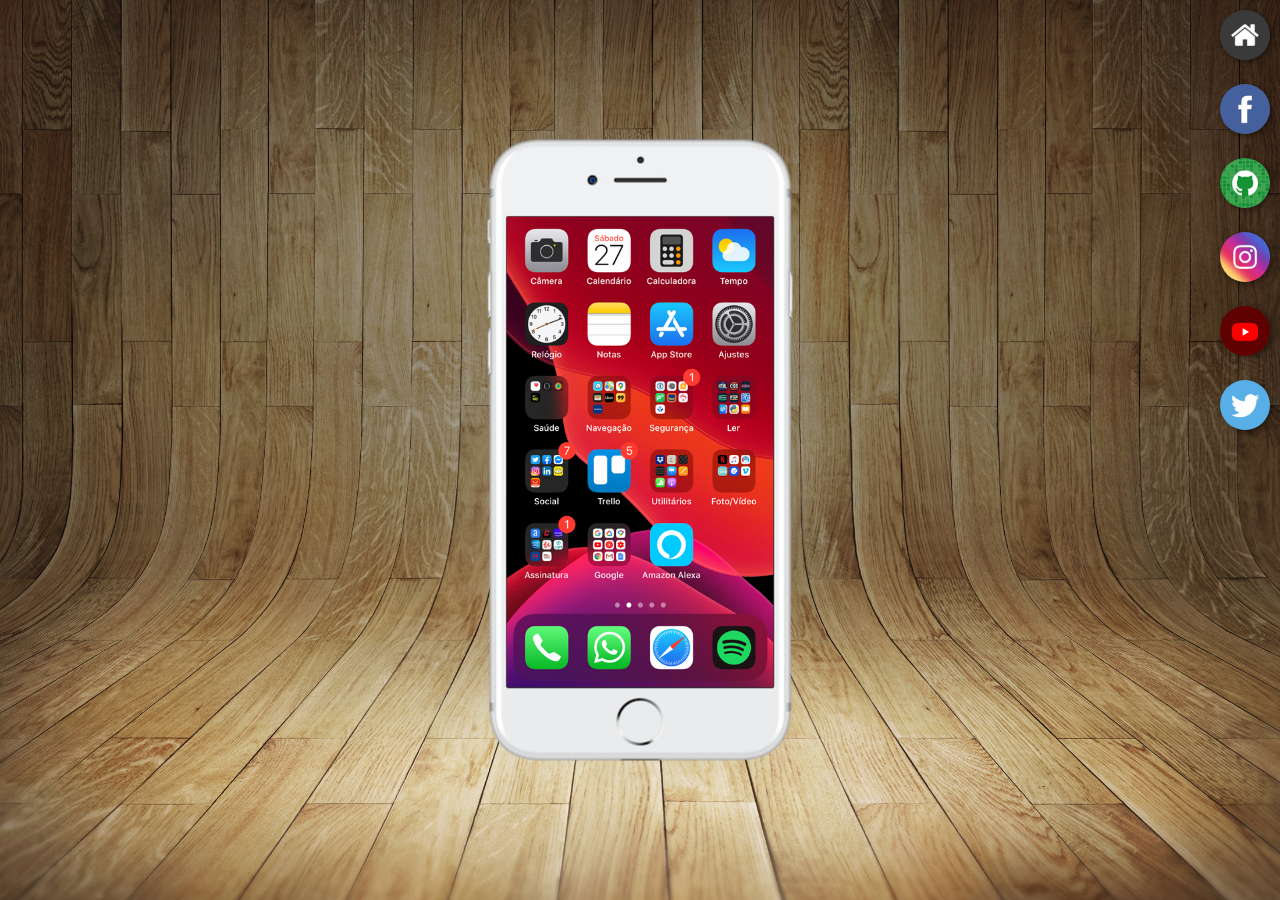
<file: index.html>
<!DOCTYPE html>
<html lang="pt-br">
<head>
    <meta charset="UTF-8">
    <meta name="viewport" content="width=device-width, initial-scale=1.0">
    <title>Redes Sociais</title>
    <link rel="shortcut icon" href="favicon.ico" type="image/x-icon">
    <link rel="stylesheet" href="estilo/style.css">
</head>
<body>
    <main>
        <section id="telefone" >
            <iframe src="home.html" name="tela" id="tela" frameborder="0">
                Seu navegador não é compativel com isso.
            </iframe>
        </section>

        <section id="redes-sociais" >
            <a href="home.html" target="tela"> <img src="imagens/logo-home.jpg" alt="home"></a>
            <a href="paginas/facebook.html" target="tela" ><img src="imagens/logo-facebook.jpg" alt="facebook"></a> 
            <a href="paginas/github.html" target="tela" ><img src="imagens/logo-github.jpg" alt="github"></a> 
            <a href="paginas/insta.html" target="tela" ><img src="imagens/logo-instagram.jpg" alt="instagram"></a> 
            <a href="paginas/youtube.html" target="tela" ><img src="imagens/logo-youtube.jpg" alt="youtube"></a> 
            <a href="paginas/twitter.html" target="tela" ><img src="imagens/logo-twitter.jpg" alt="twitter"></a>  
        </section>
    </main>
</body>
</html>
</file>
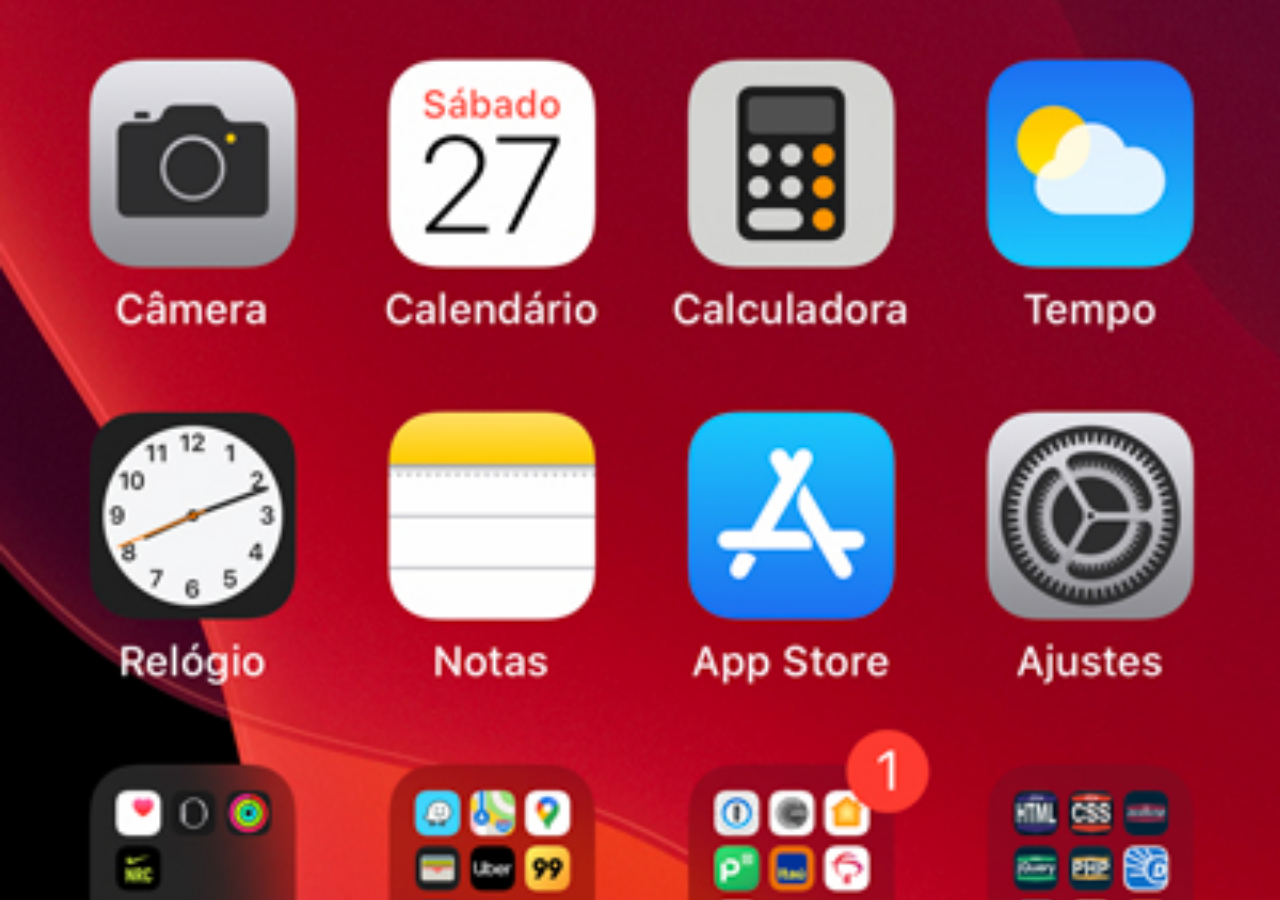
<file: home.html>
<!DOCTYPE html>
<html lang="pt-br">
<head>
    <meta charset="UTF-8">
    <meta name="viewport" content="width=device-width, initial-scale=1.0">
    <title>Home</title>
    <style>
        *{
            margin: 0px;
            padding: 0px;
        }

        body{
            width: 100vw;
            height: 100vh;
            background: black url('imagens/tela-home.jpg');
            background-repeat: no-repeat;
            background-position: top center;
            background-attachment: fixed;
            background-size: cover;
        }
    </style>
</head>
<body>
    
</body>
</html>
</file>
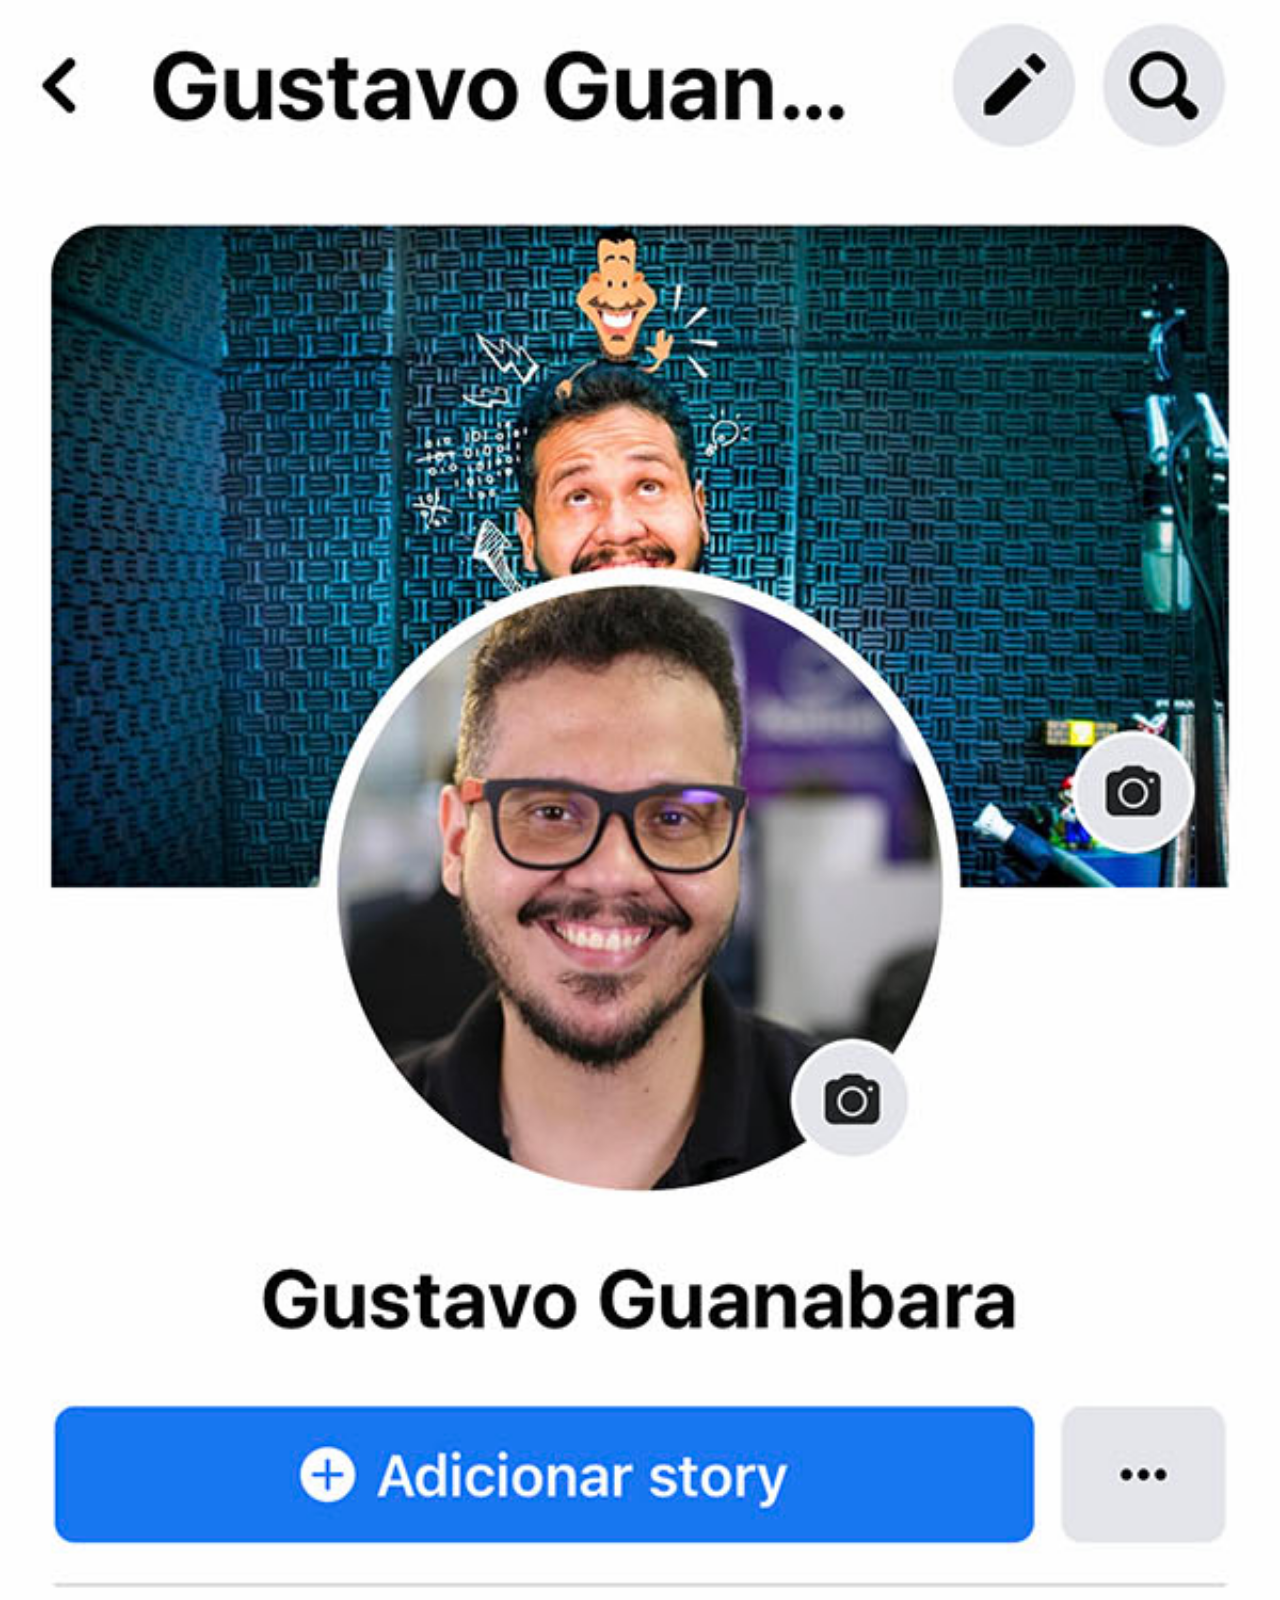
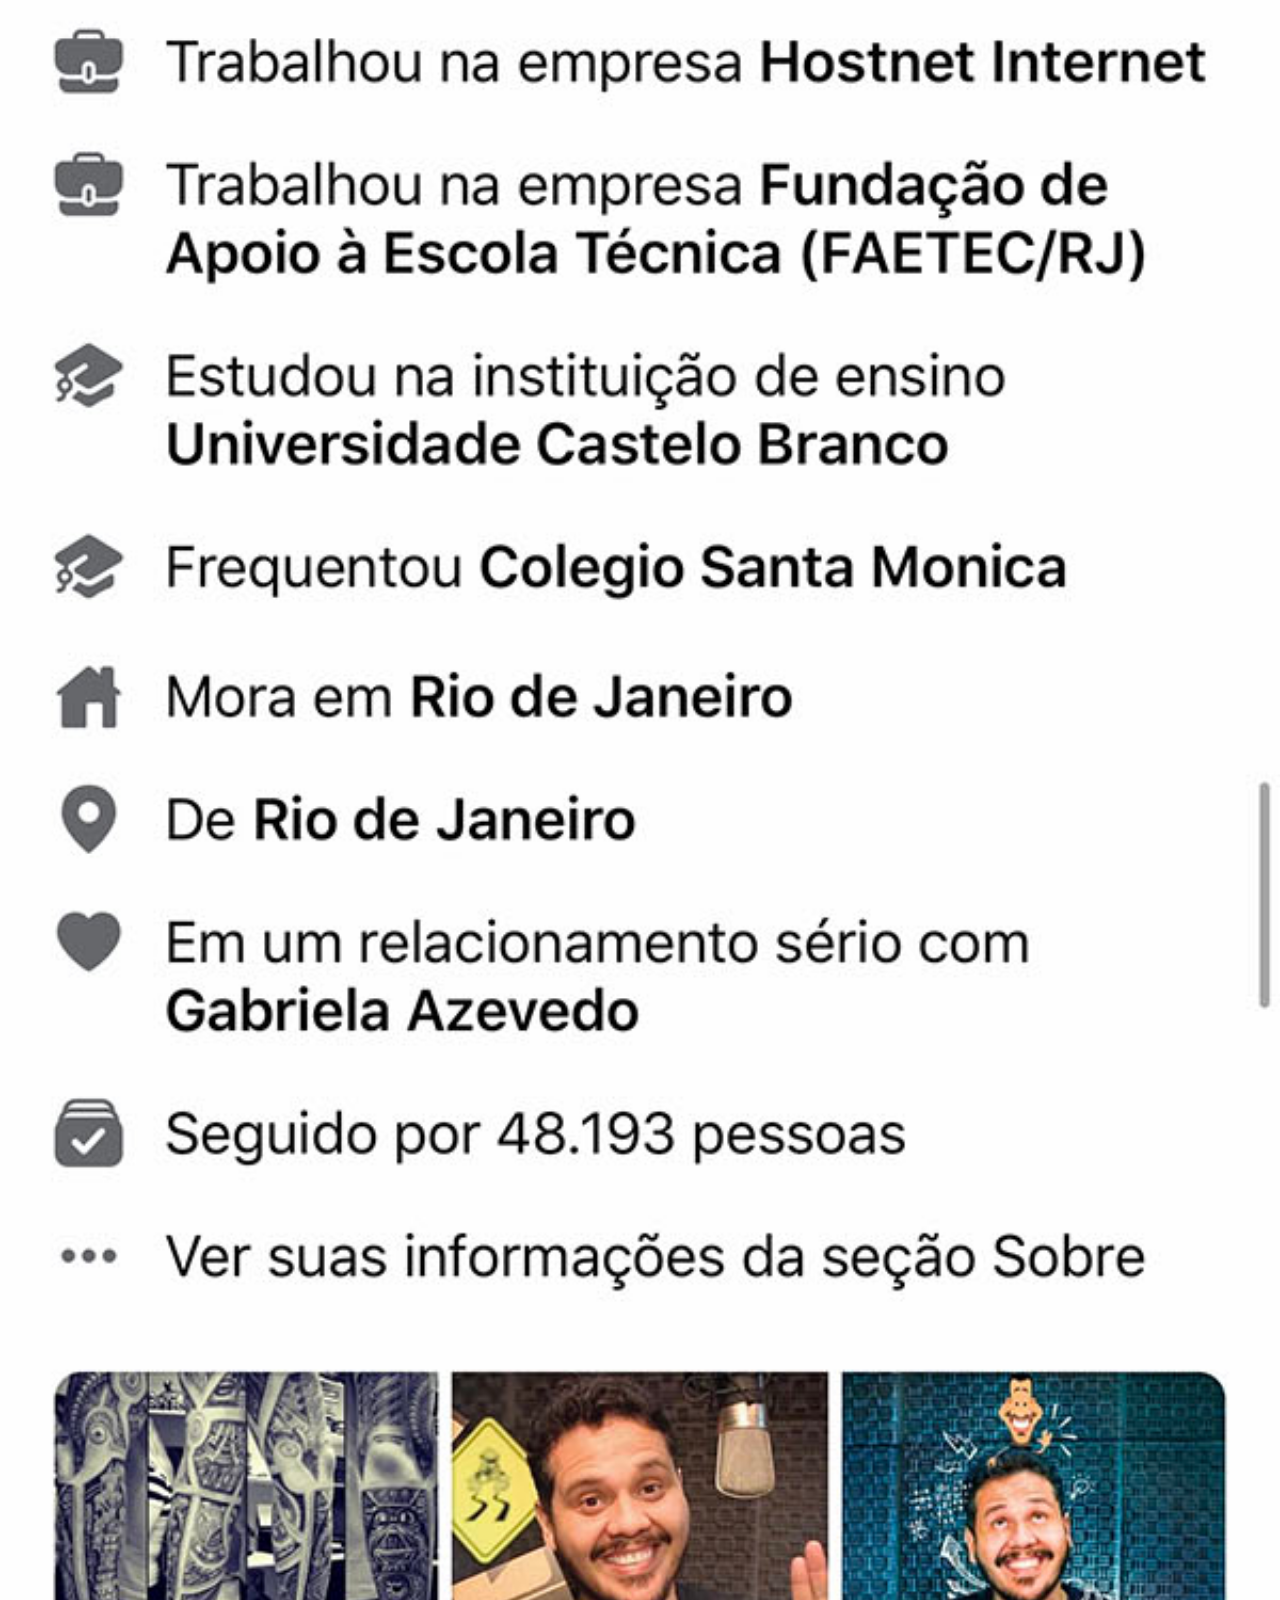
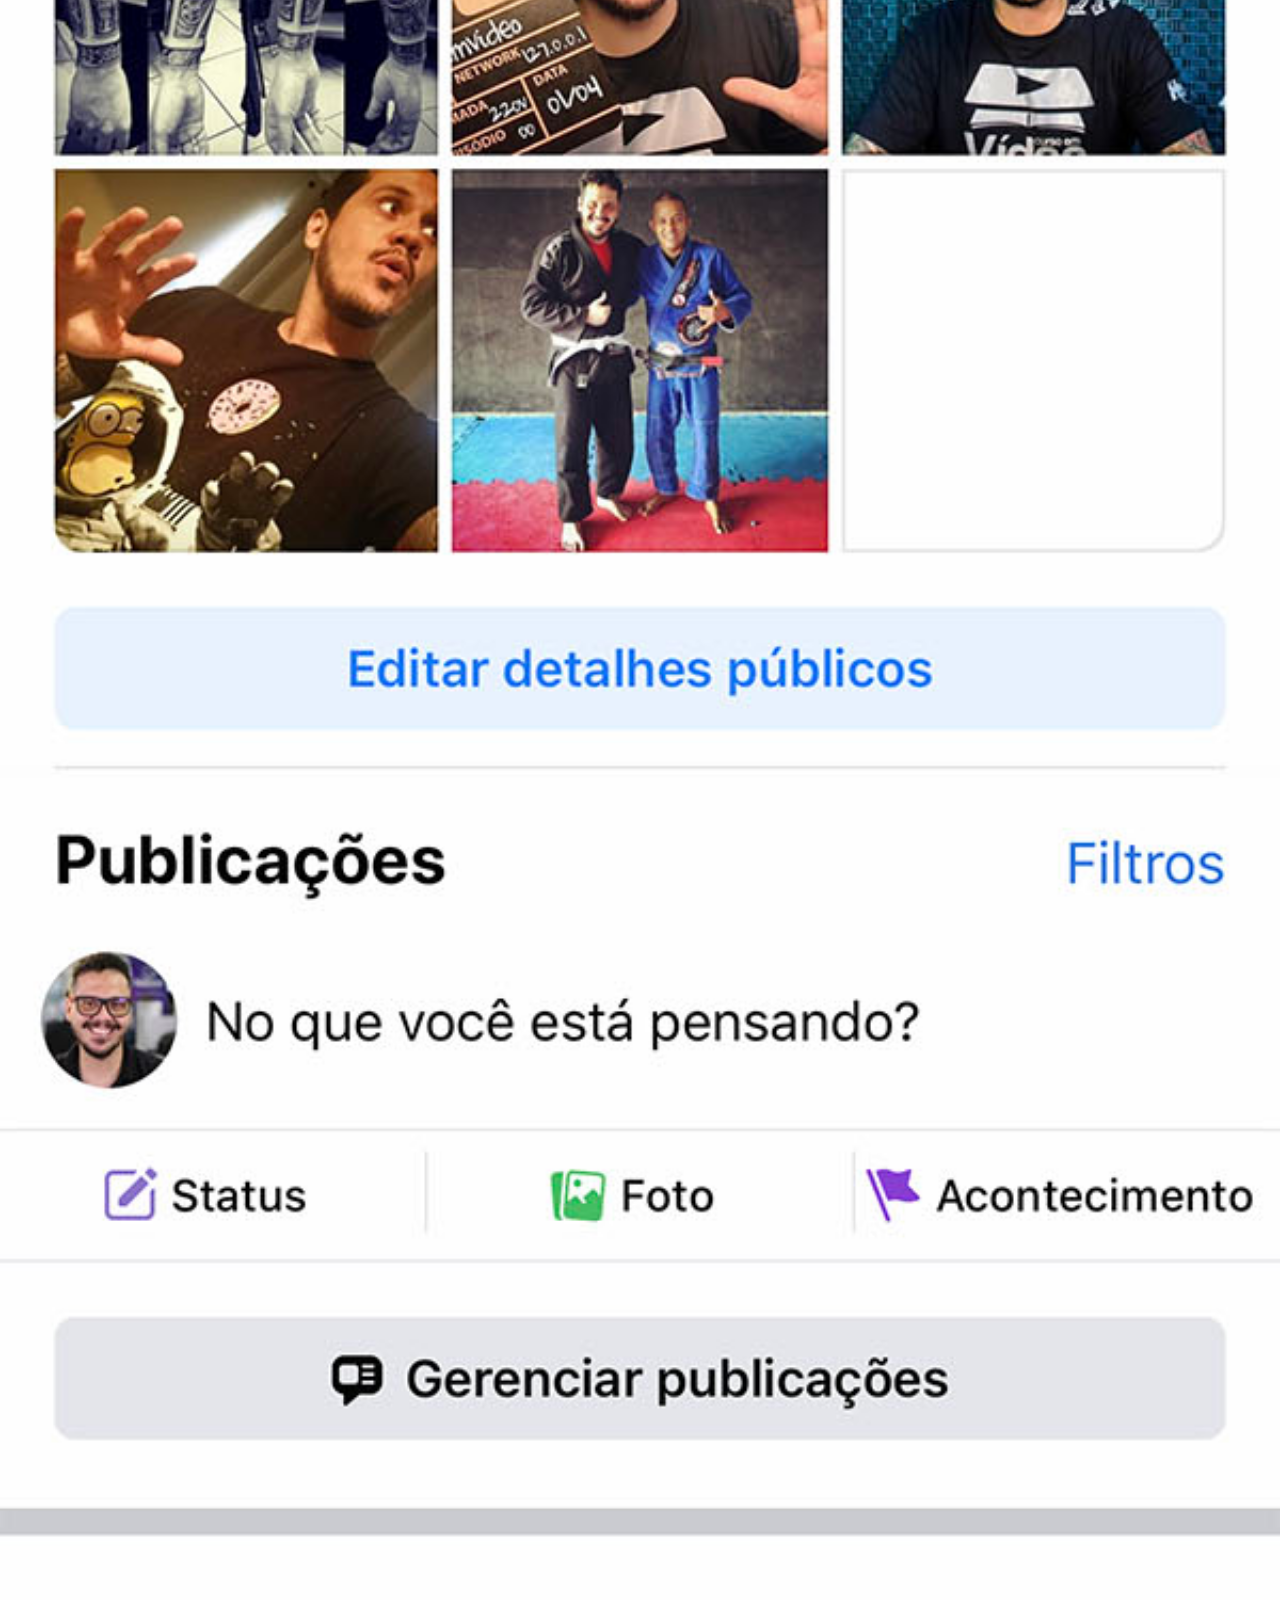
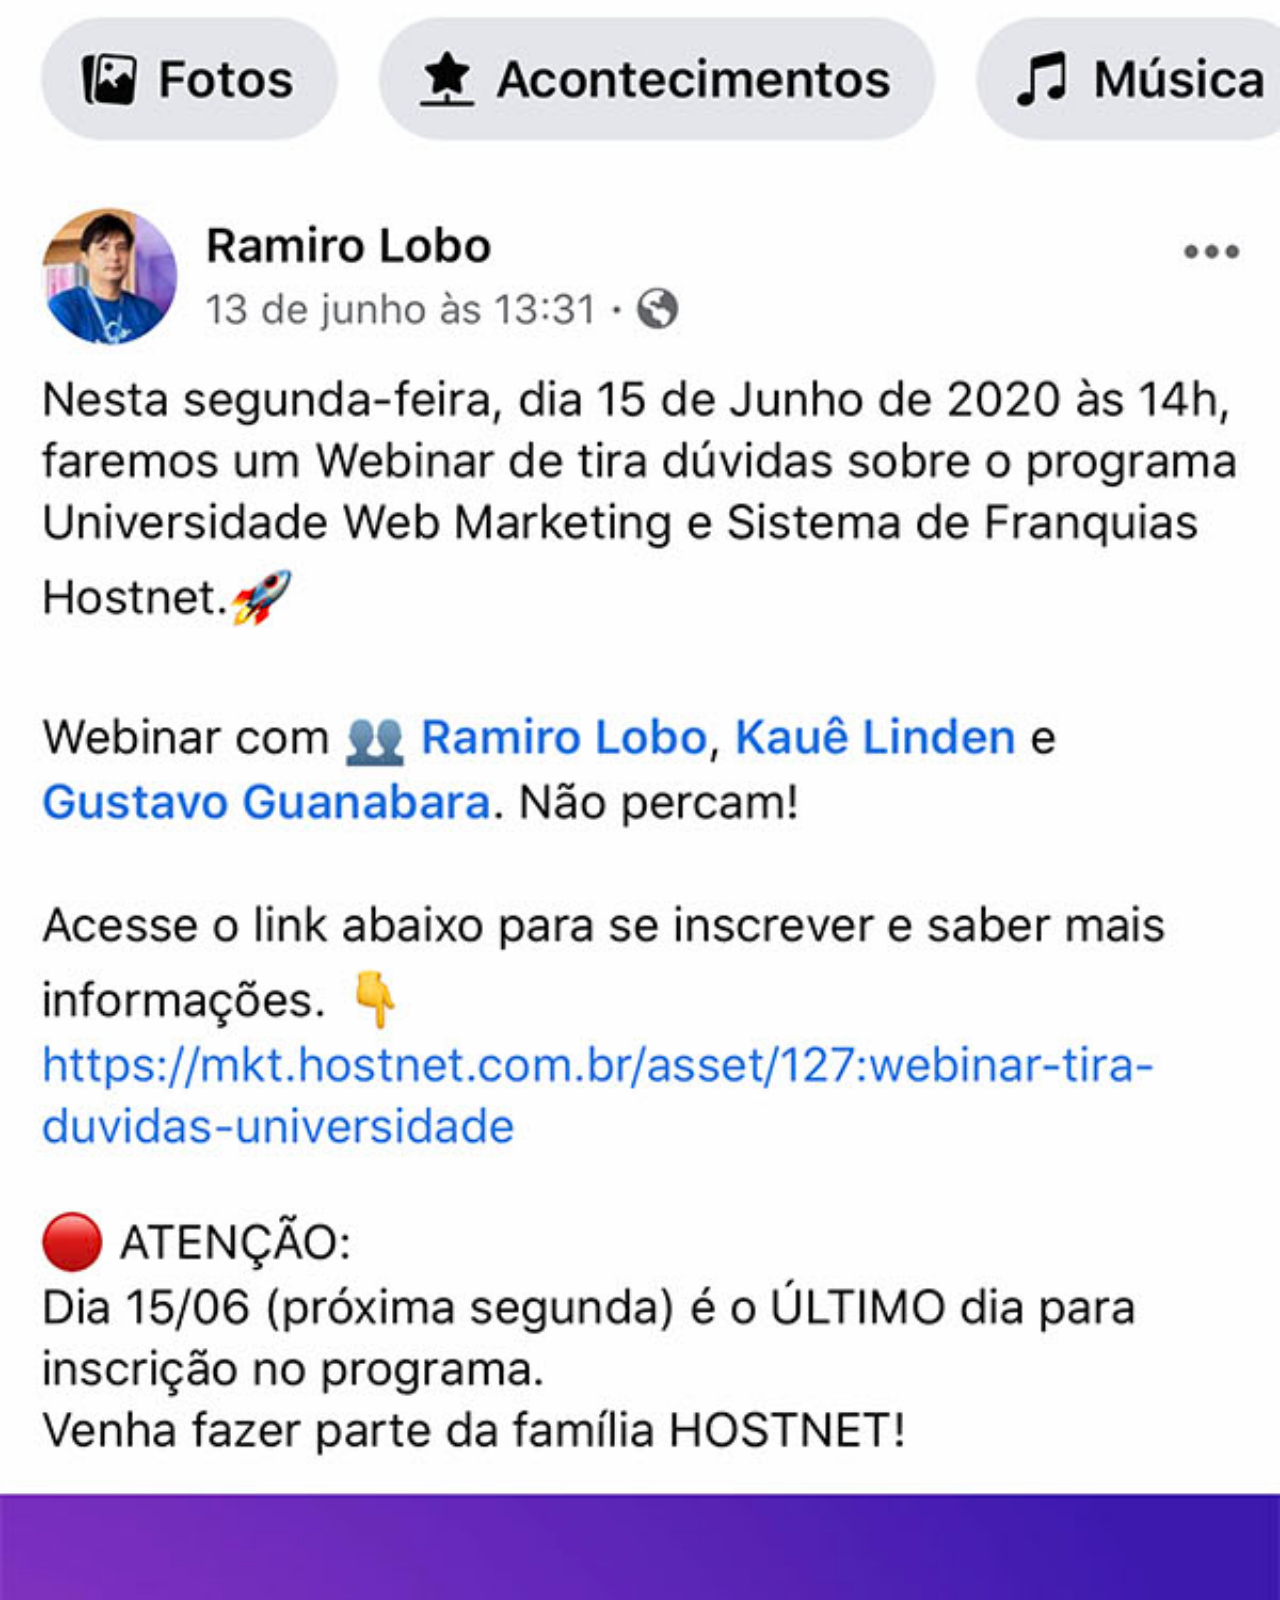
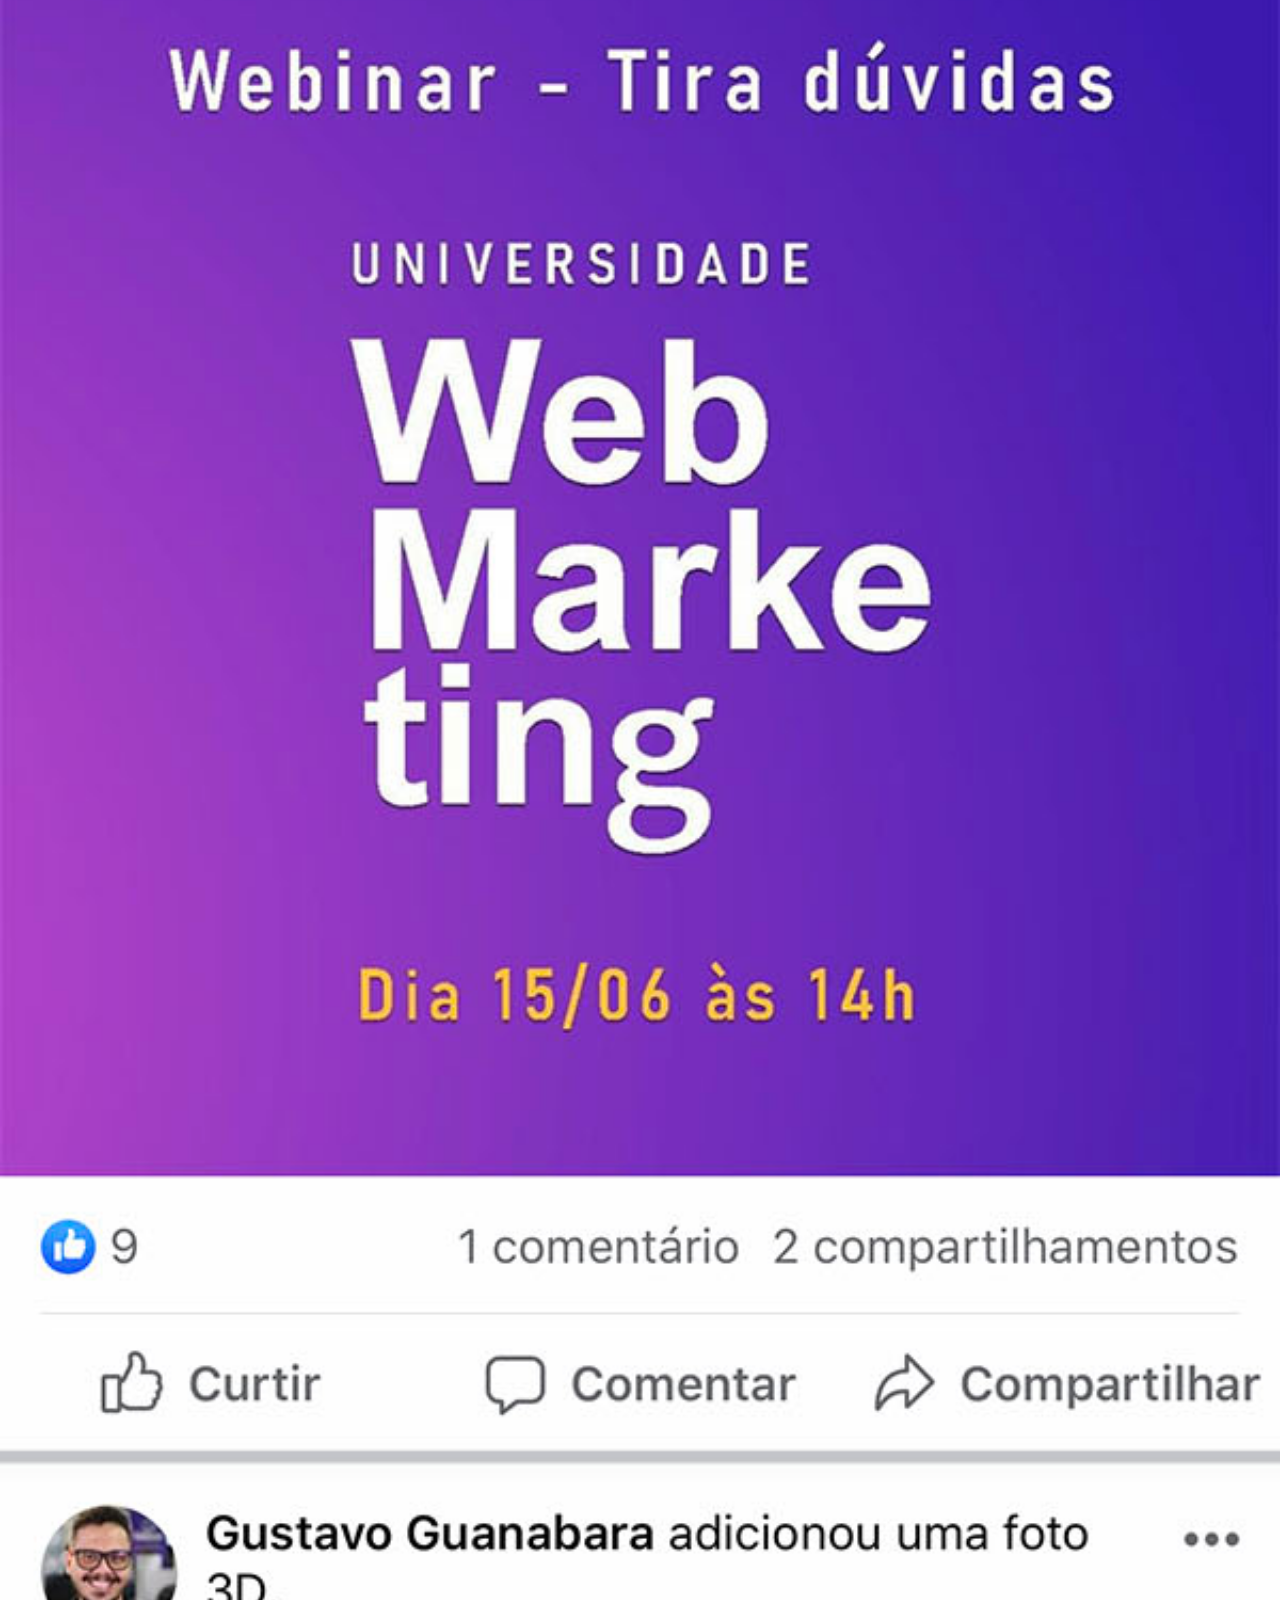
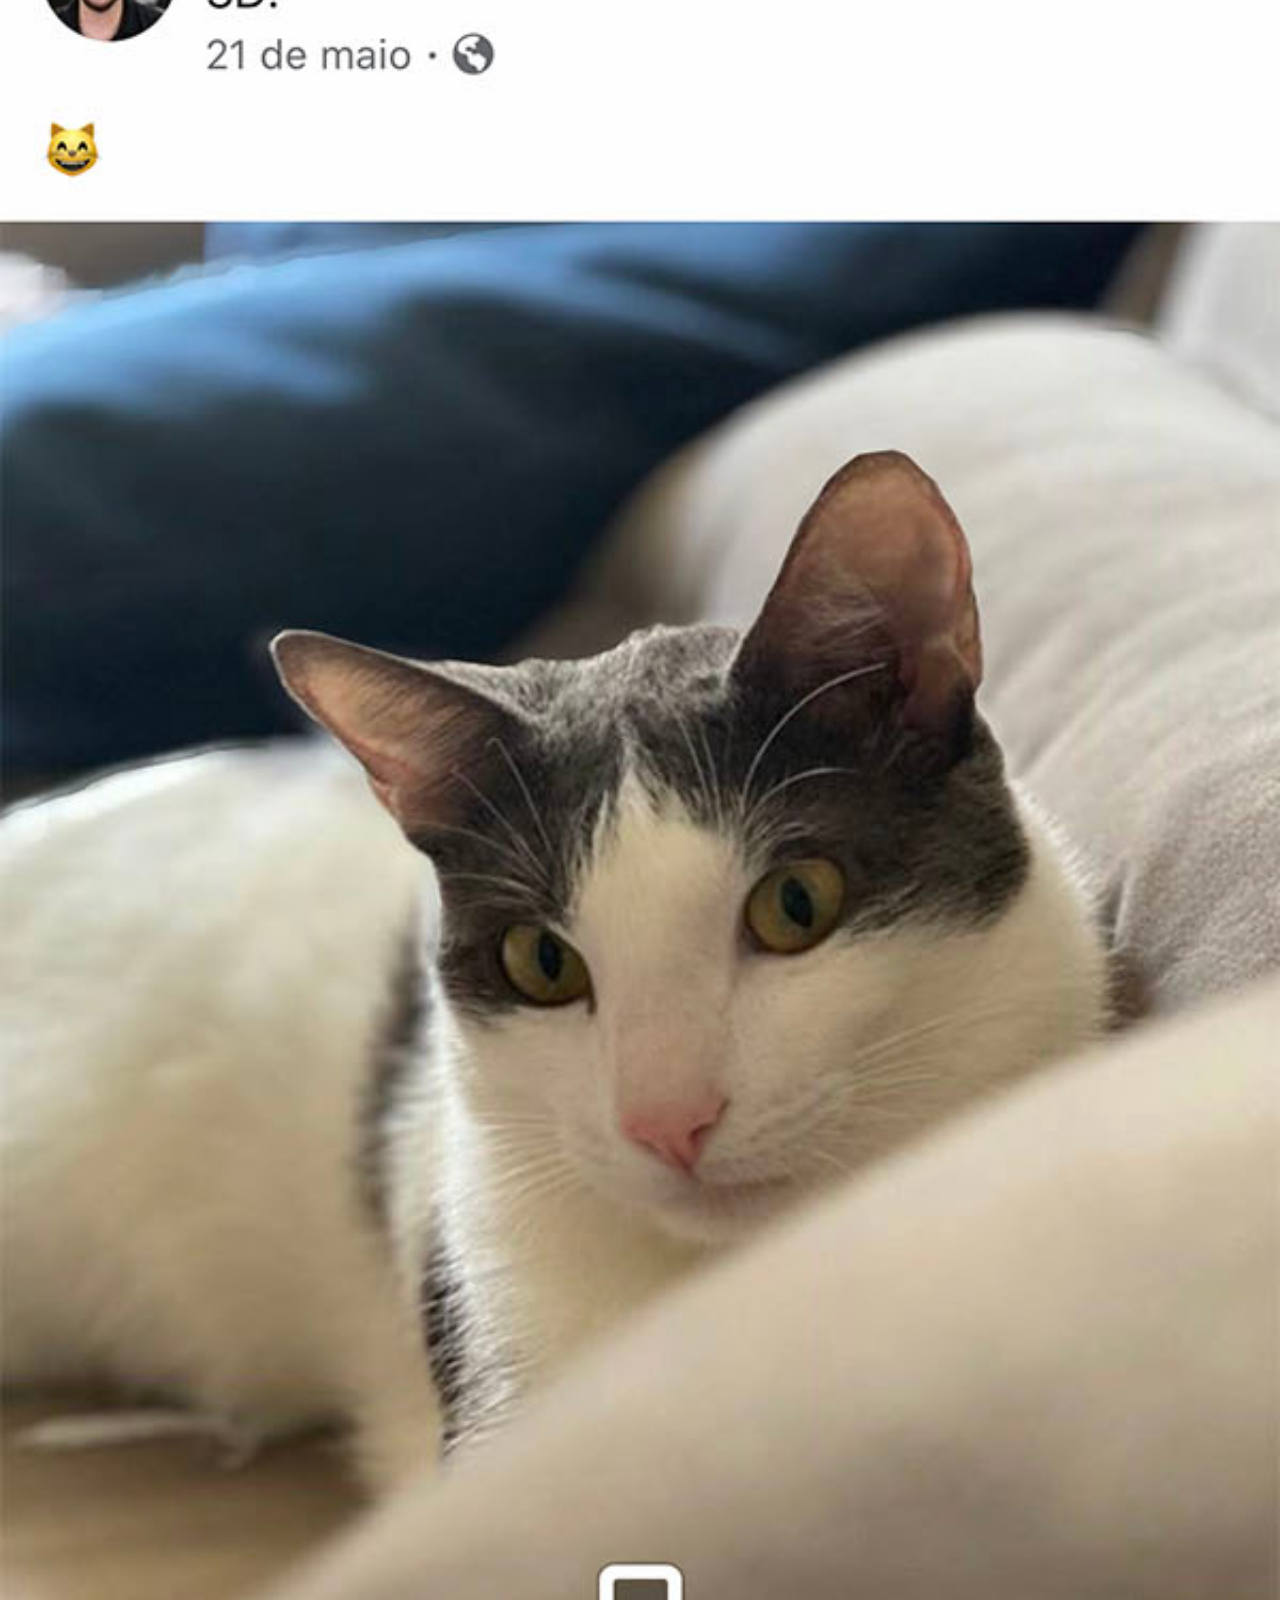
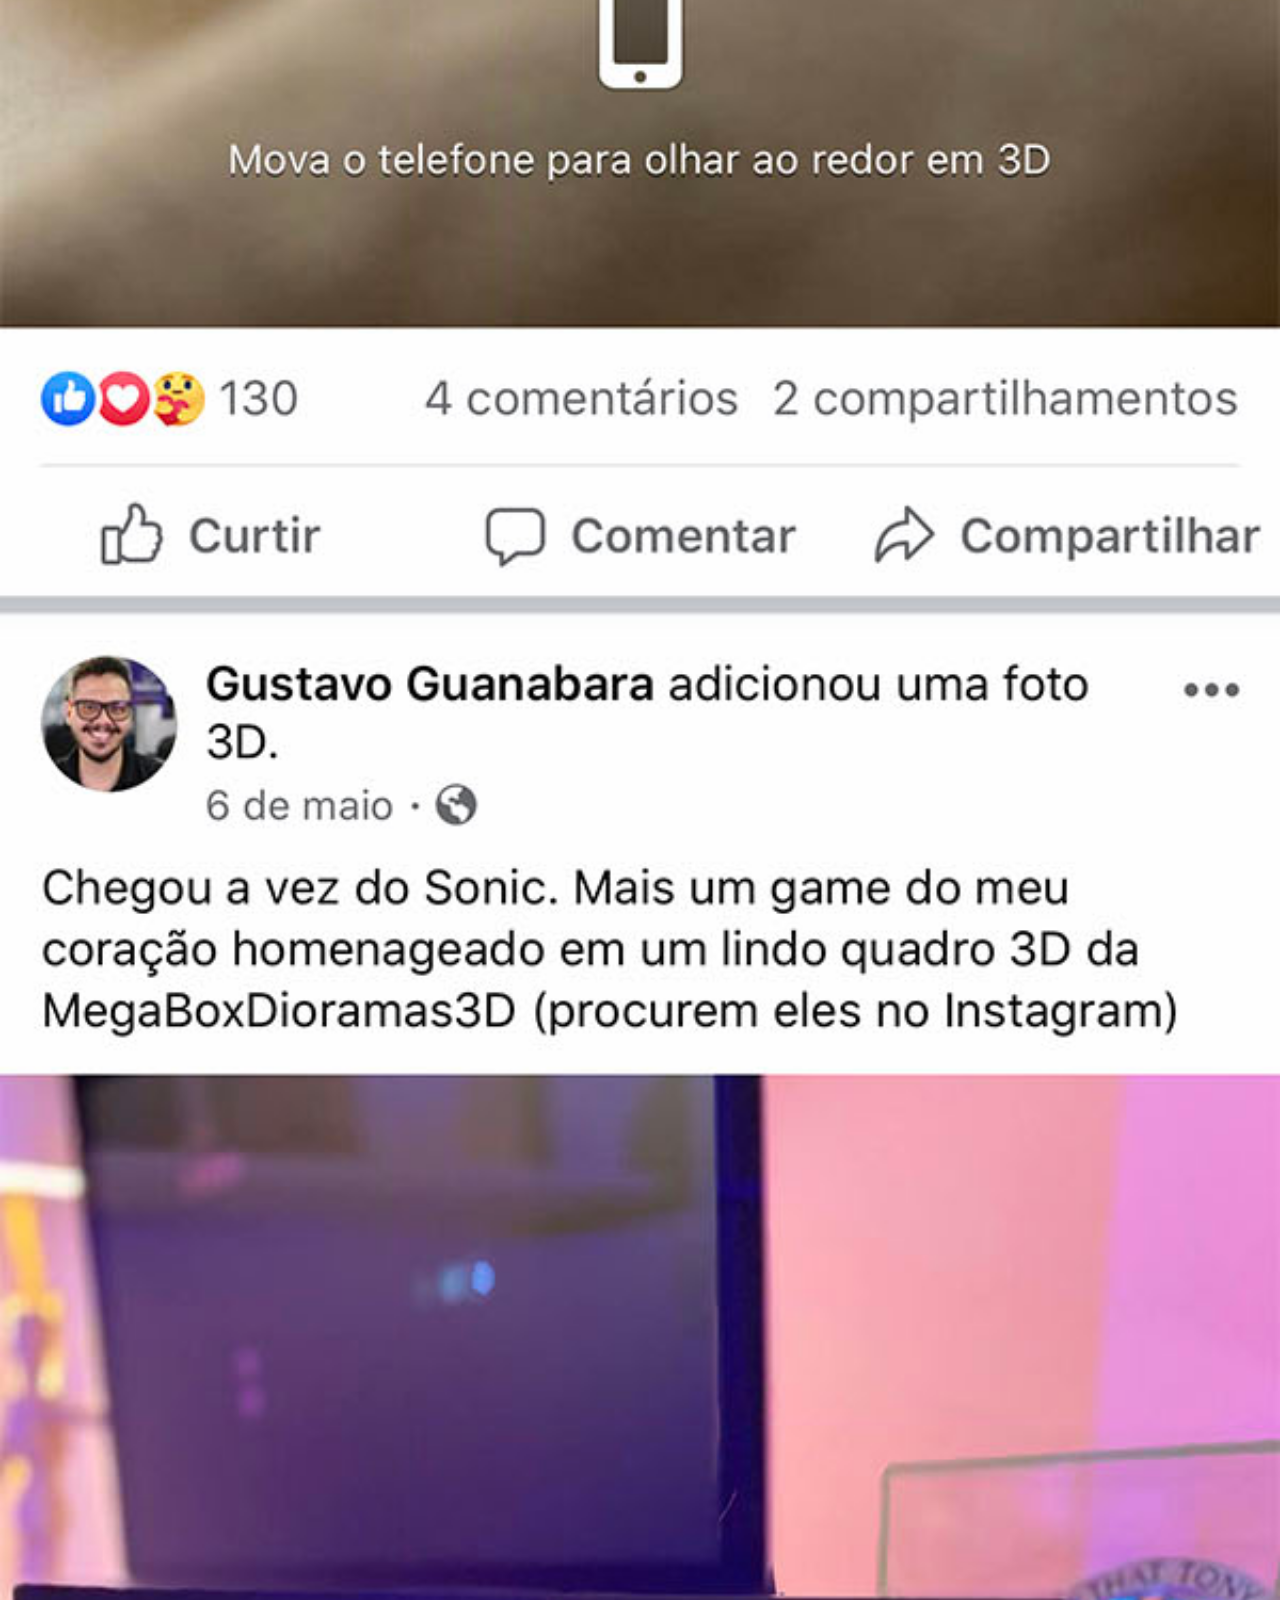
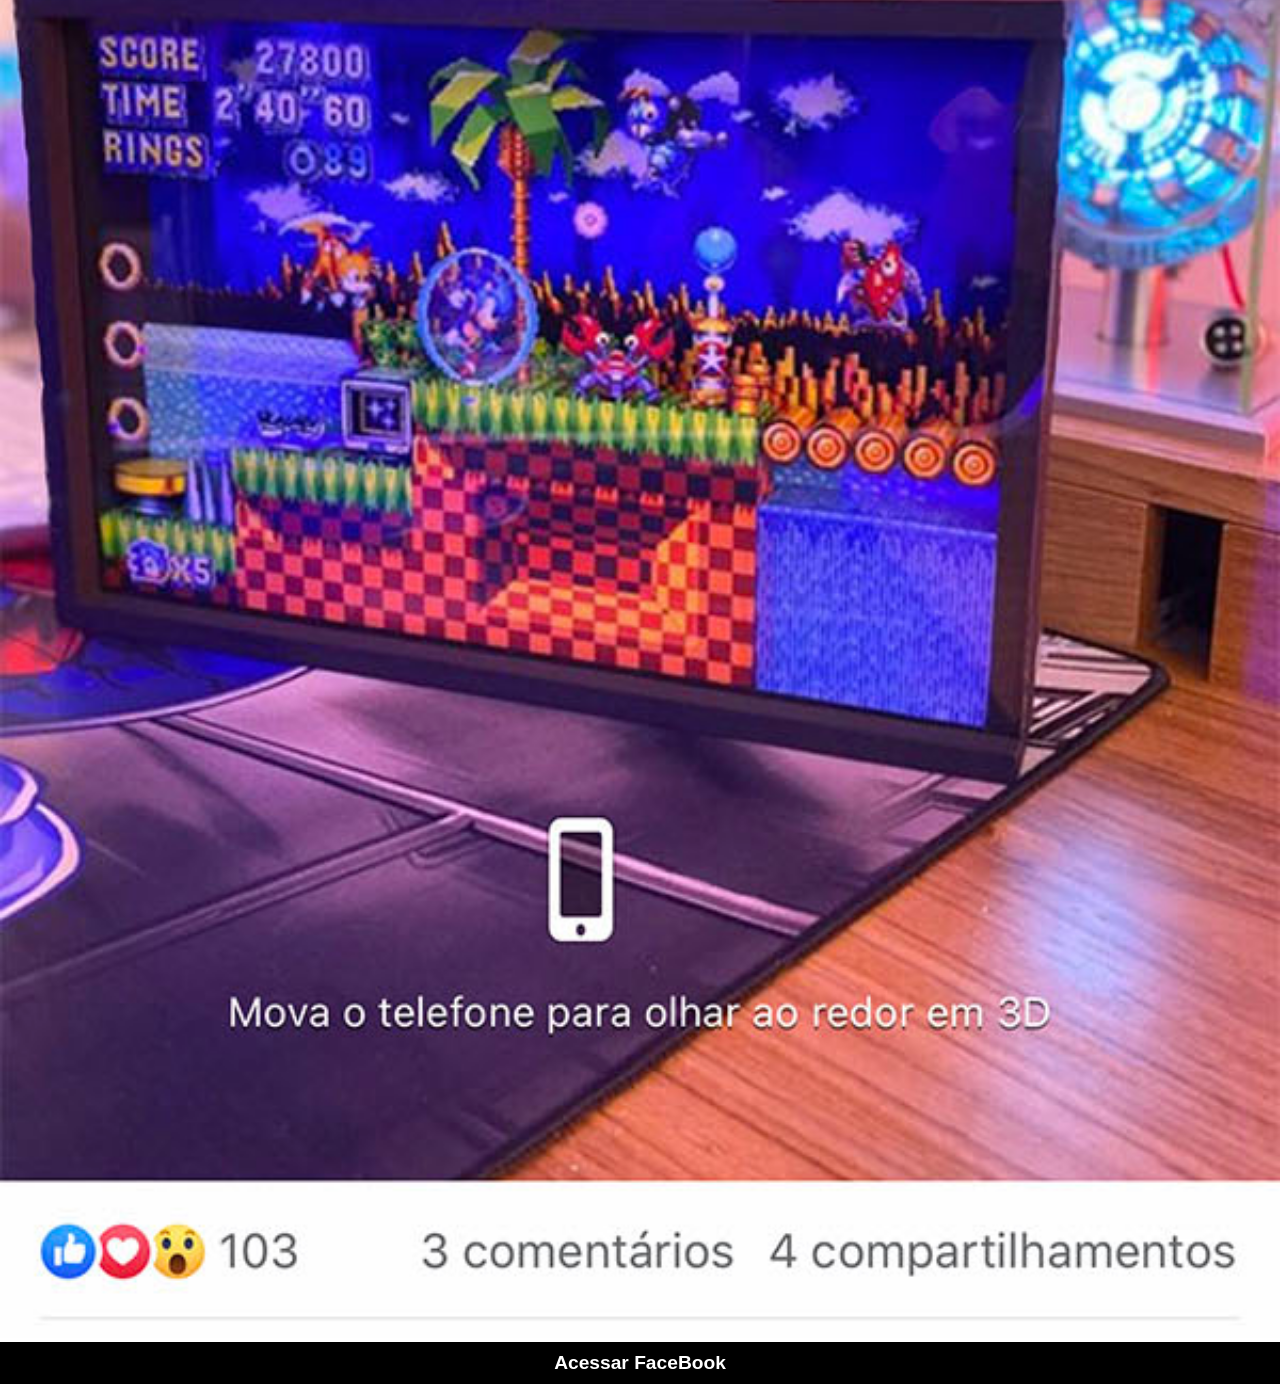
<file: paginas/facebook.html>
<!DOCTYPE html>
<html lang="pt-br">
<head>
    <meta charset="UTF-8">
    <meta name="viewport" content="width=device-width, initial-scale=1.0">
    <title>Facebook</title>
    <link rel="stylesheet" href="../estilo/pagst.css">
</head>
<body>
    <img src="../imagens/tela-facebook.jpg" alt="facebook">

    <div><a href="https://www.facebook.com/gustavoguanabara/?locale=pt_BR" target="_blank">Acessar FaceBook</a></div>
</body>
</html>
</file>
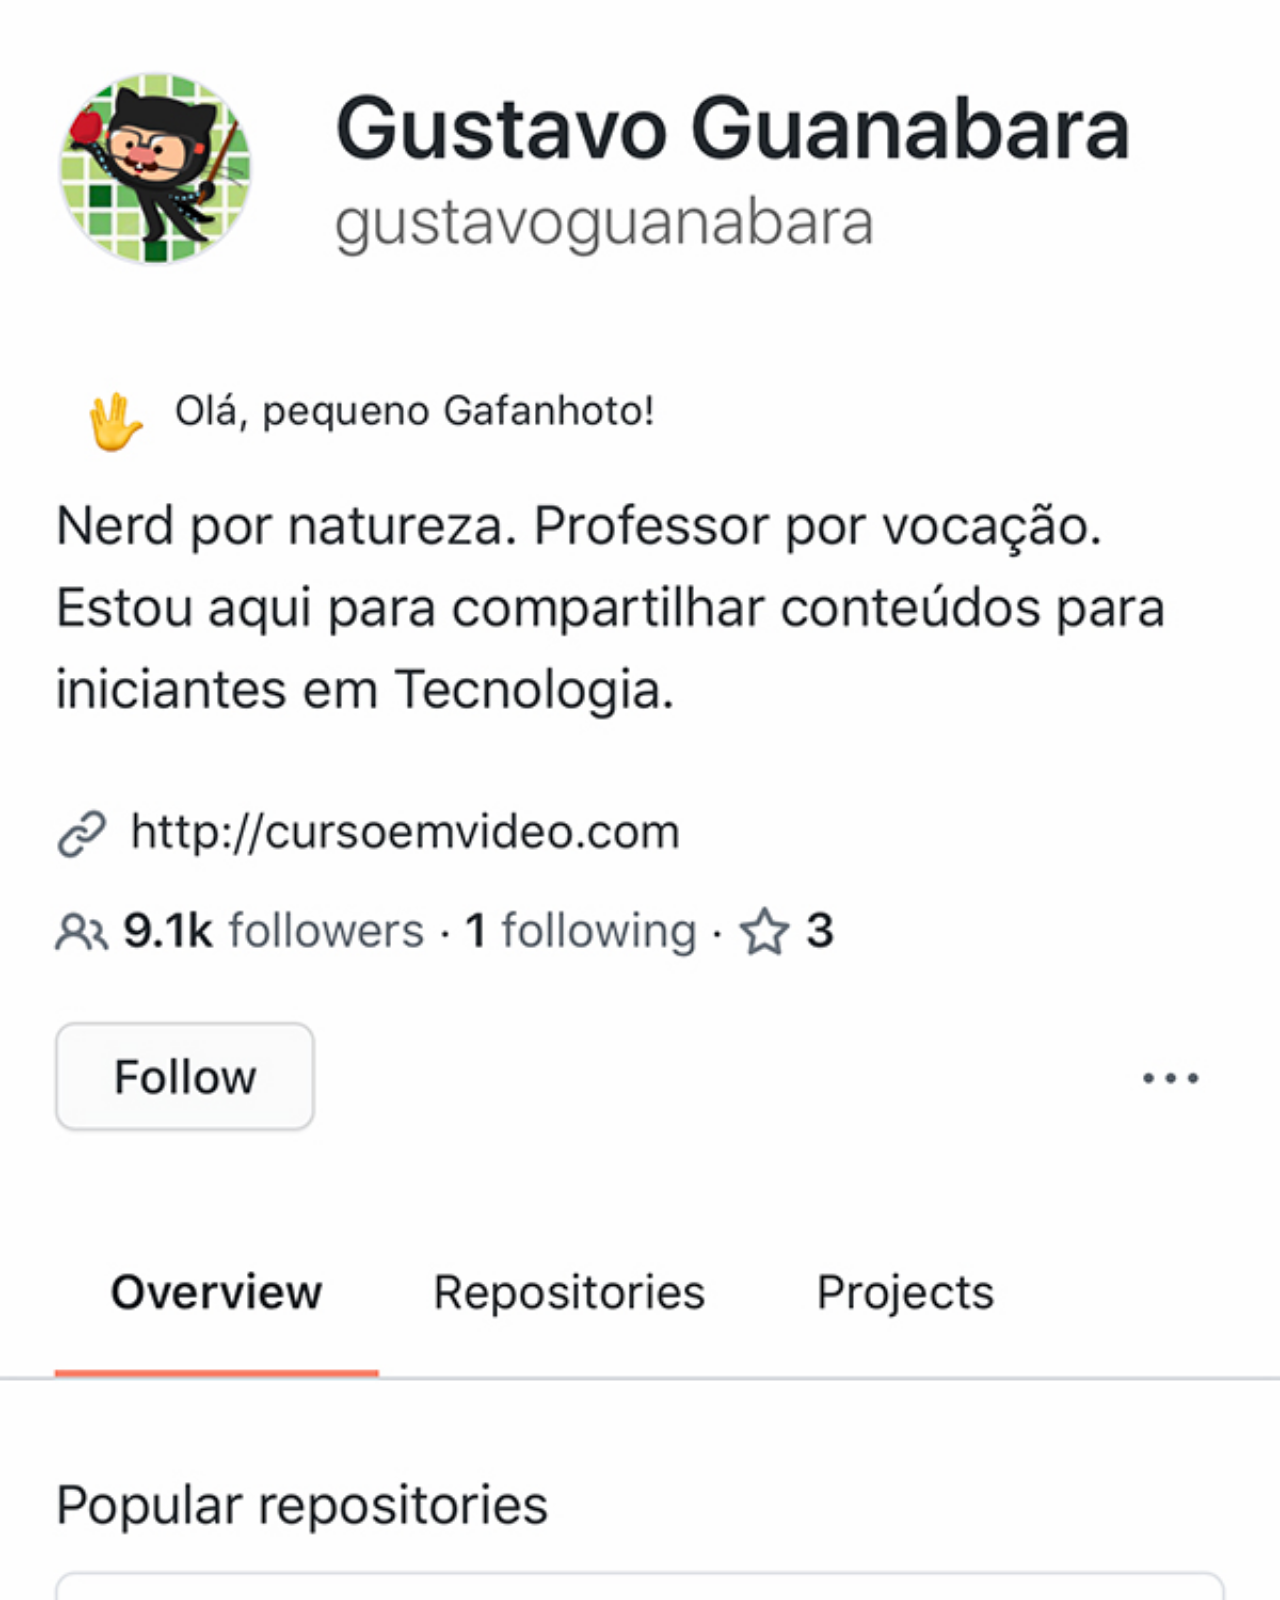
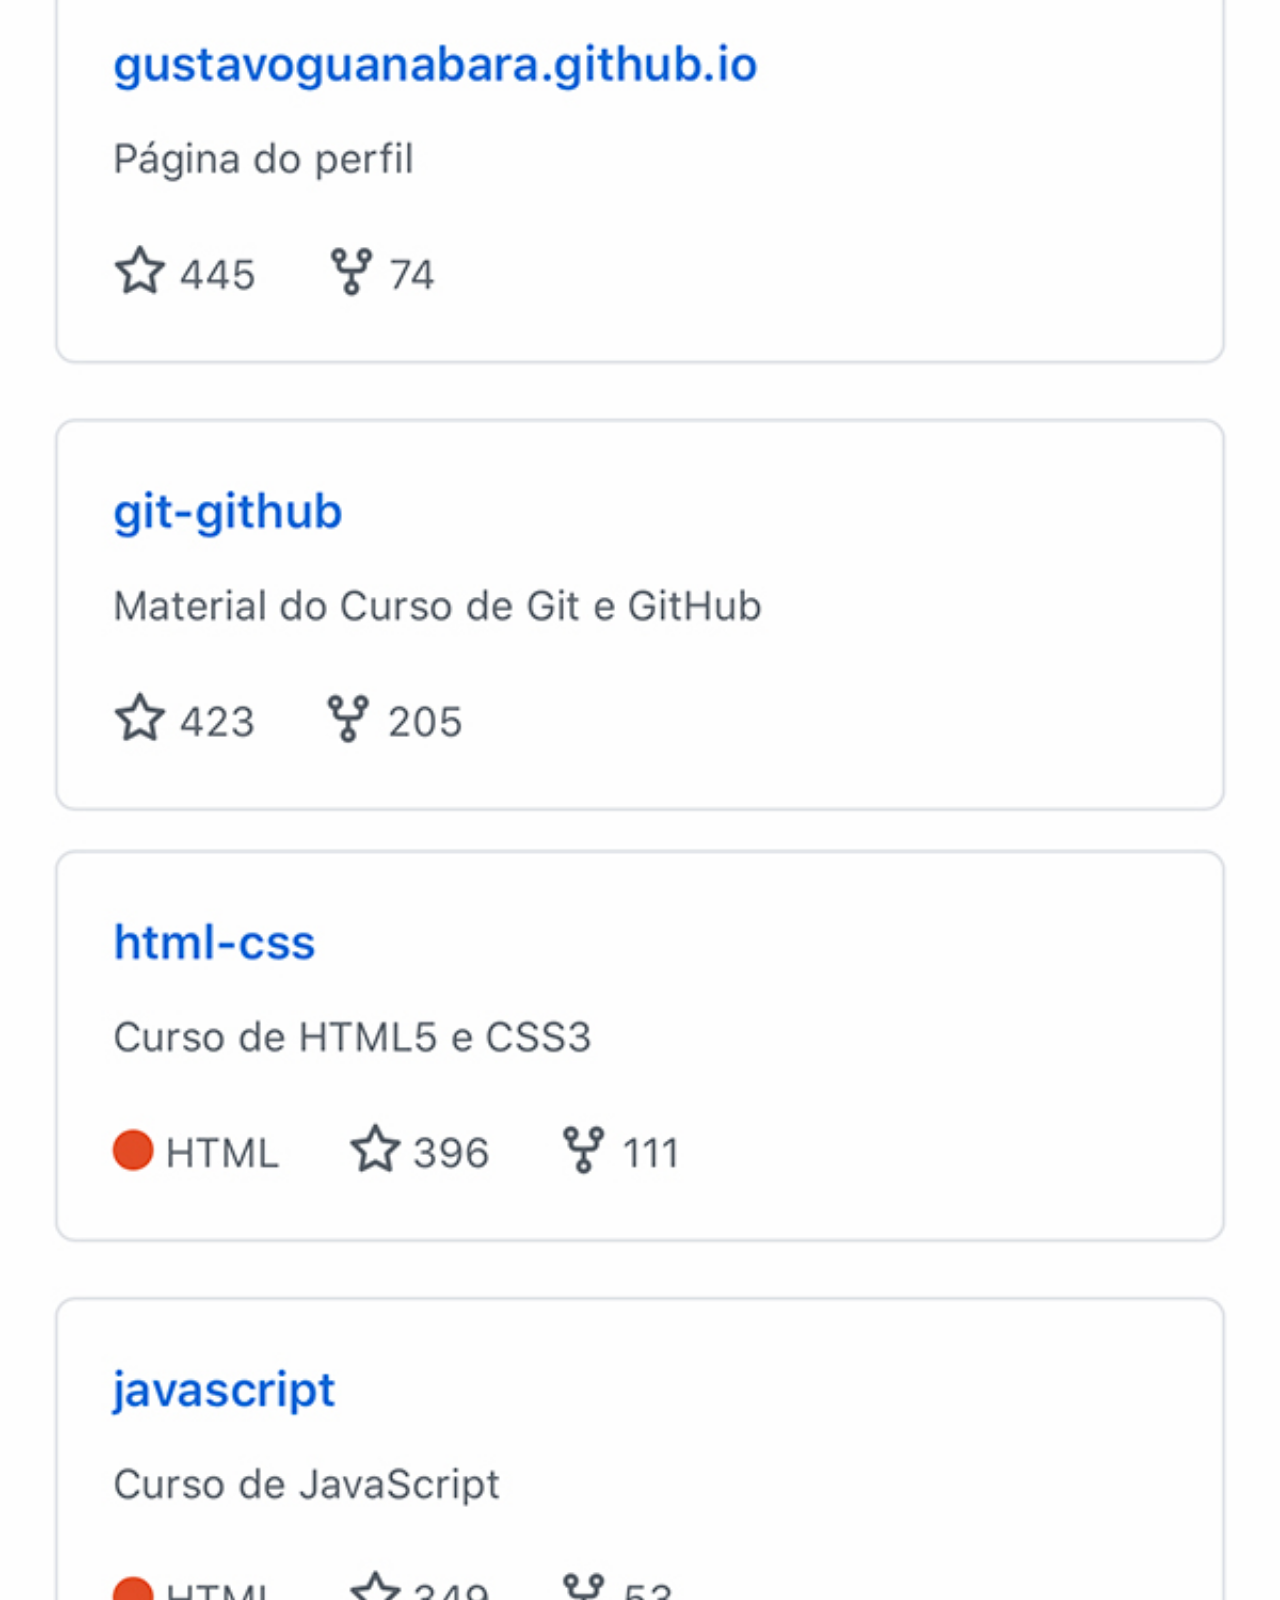
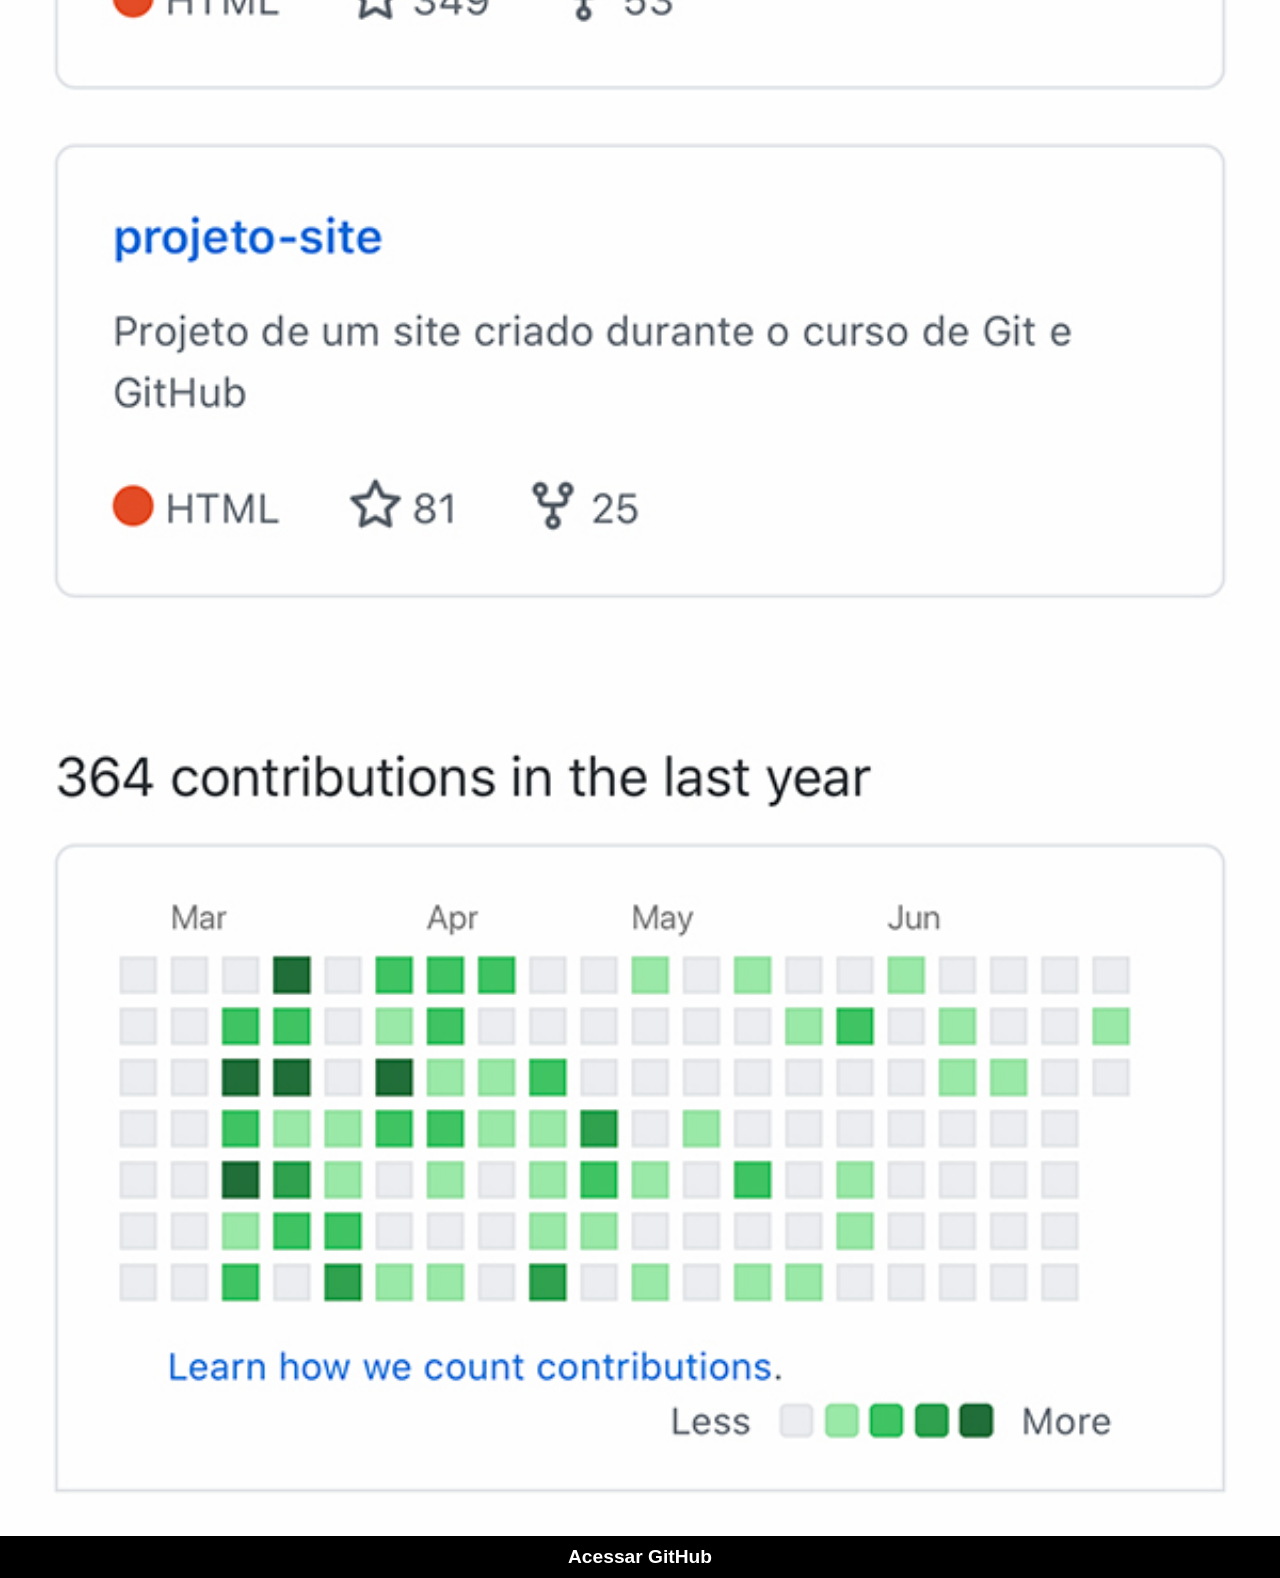
<file: paginas/github.html>
<!DOCTYPE html>
<html lang="pt-br">
<head>
    <meta charset="UTF-8">
    <meta name="viewport" content="width=device-width, initial-scale=1.0">
    <title>GitHub</title>
    <link rel="stylesheet" href="../estilo/pagst.css">
</head>
<body>
    <img src="../imagens/tela-github.jpg" alt="github">

    <div><a href="https://github.com/gustavoguanabara" target="_blank">Acessar GitHub</a></div>
</body>
</html>
</file>
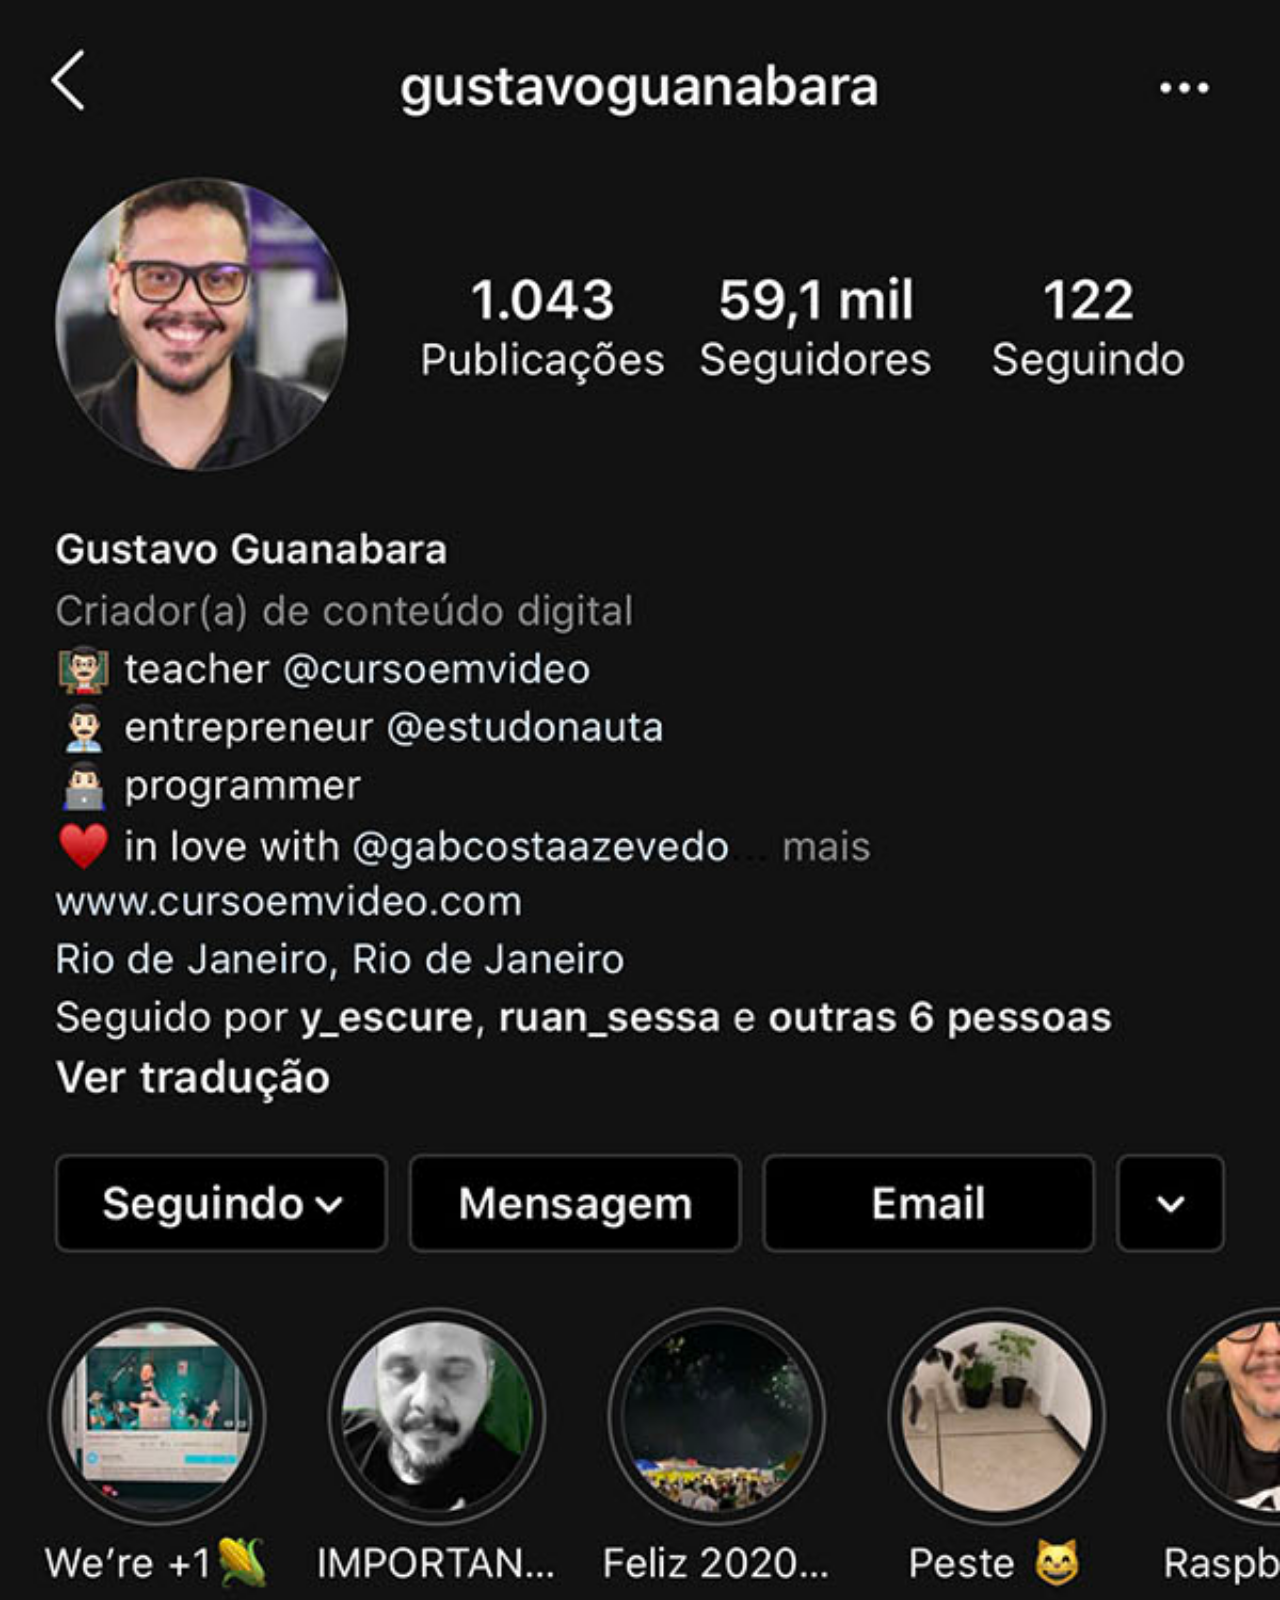
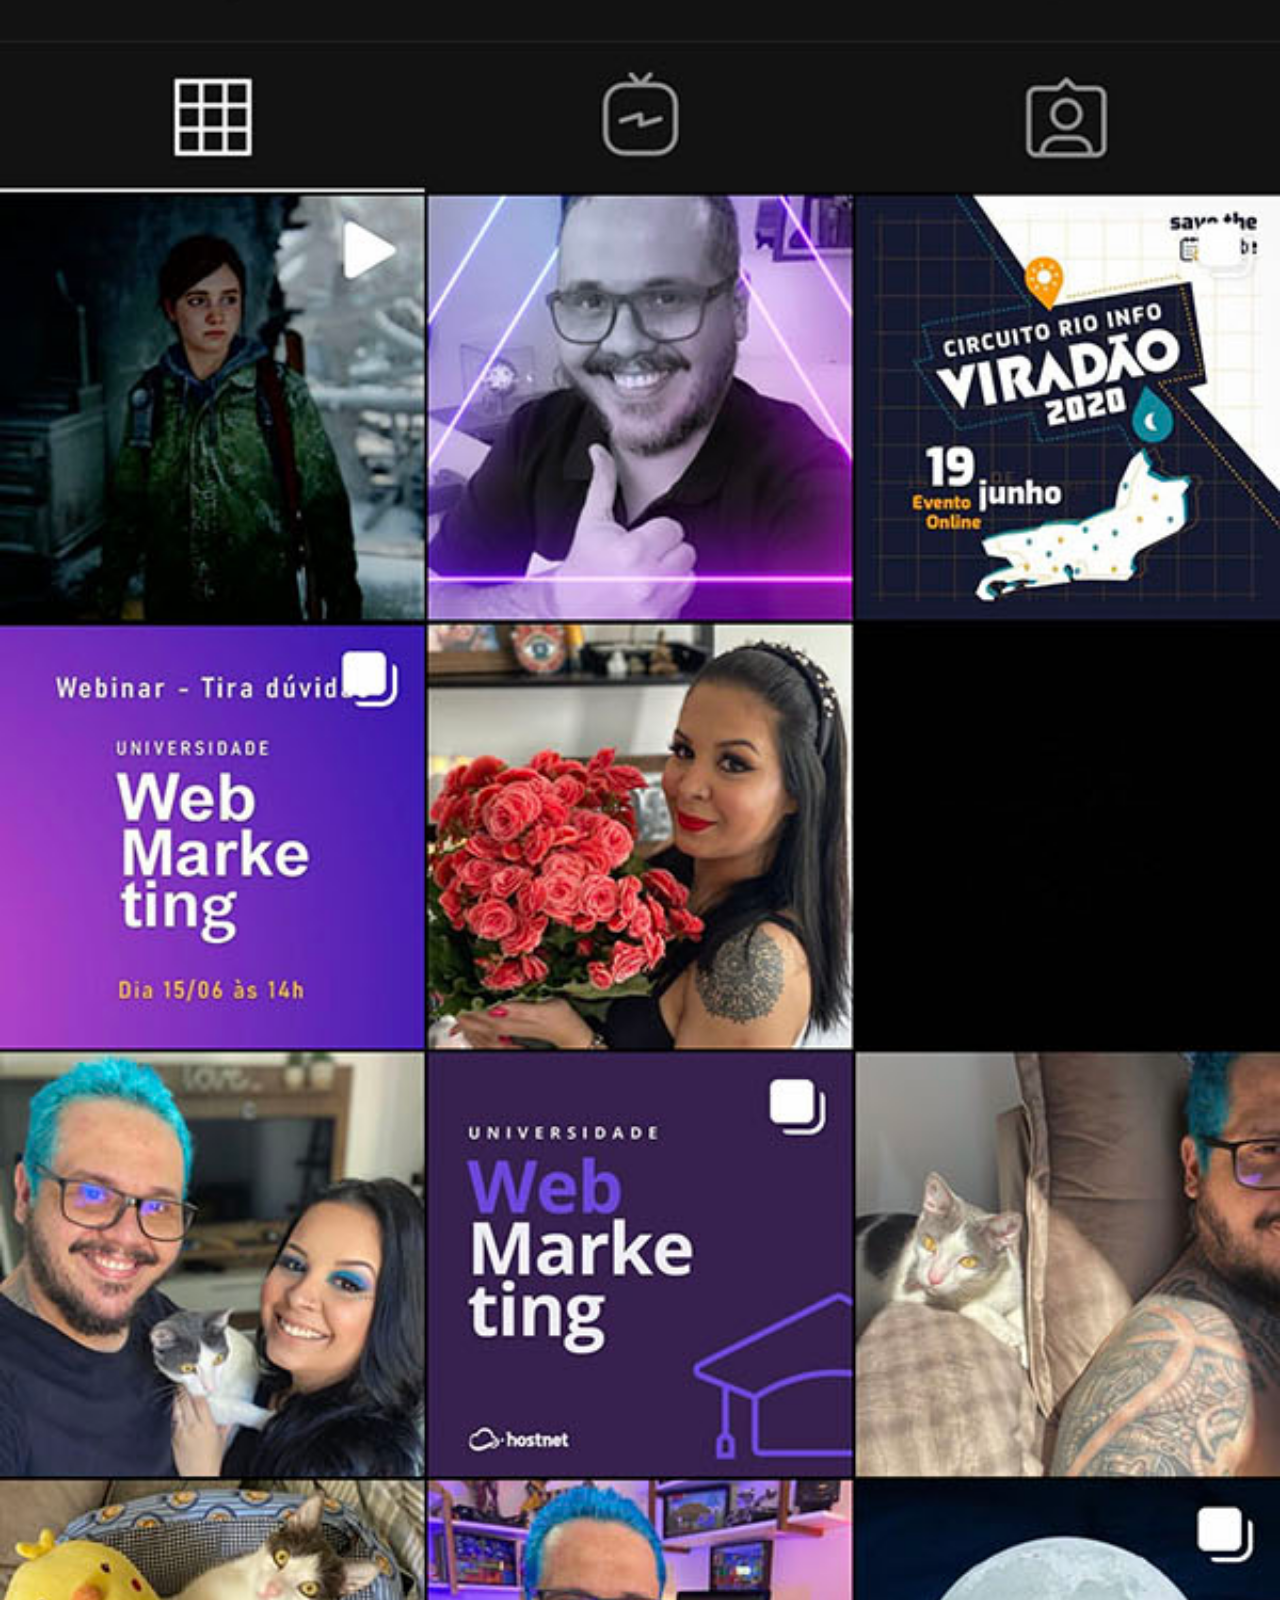
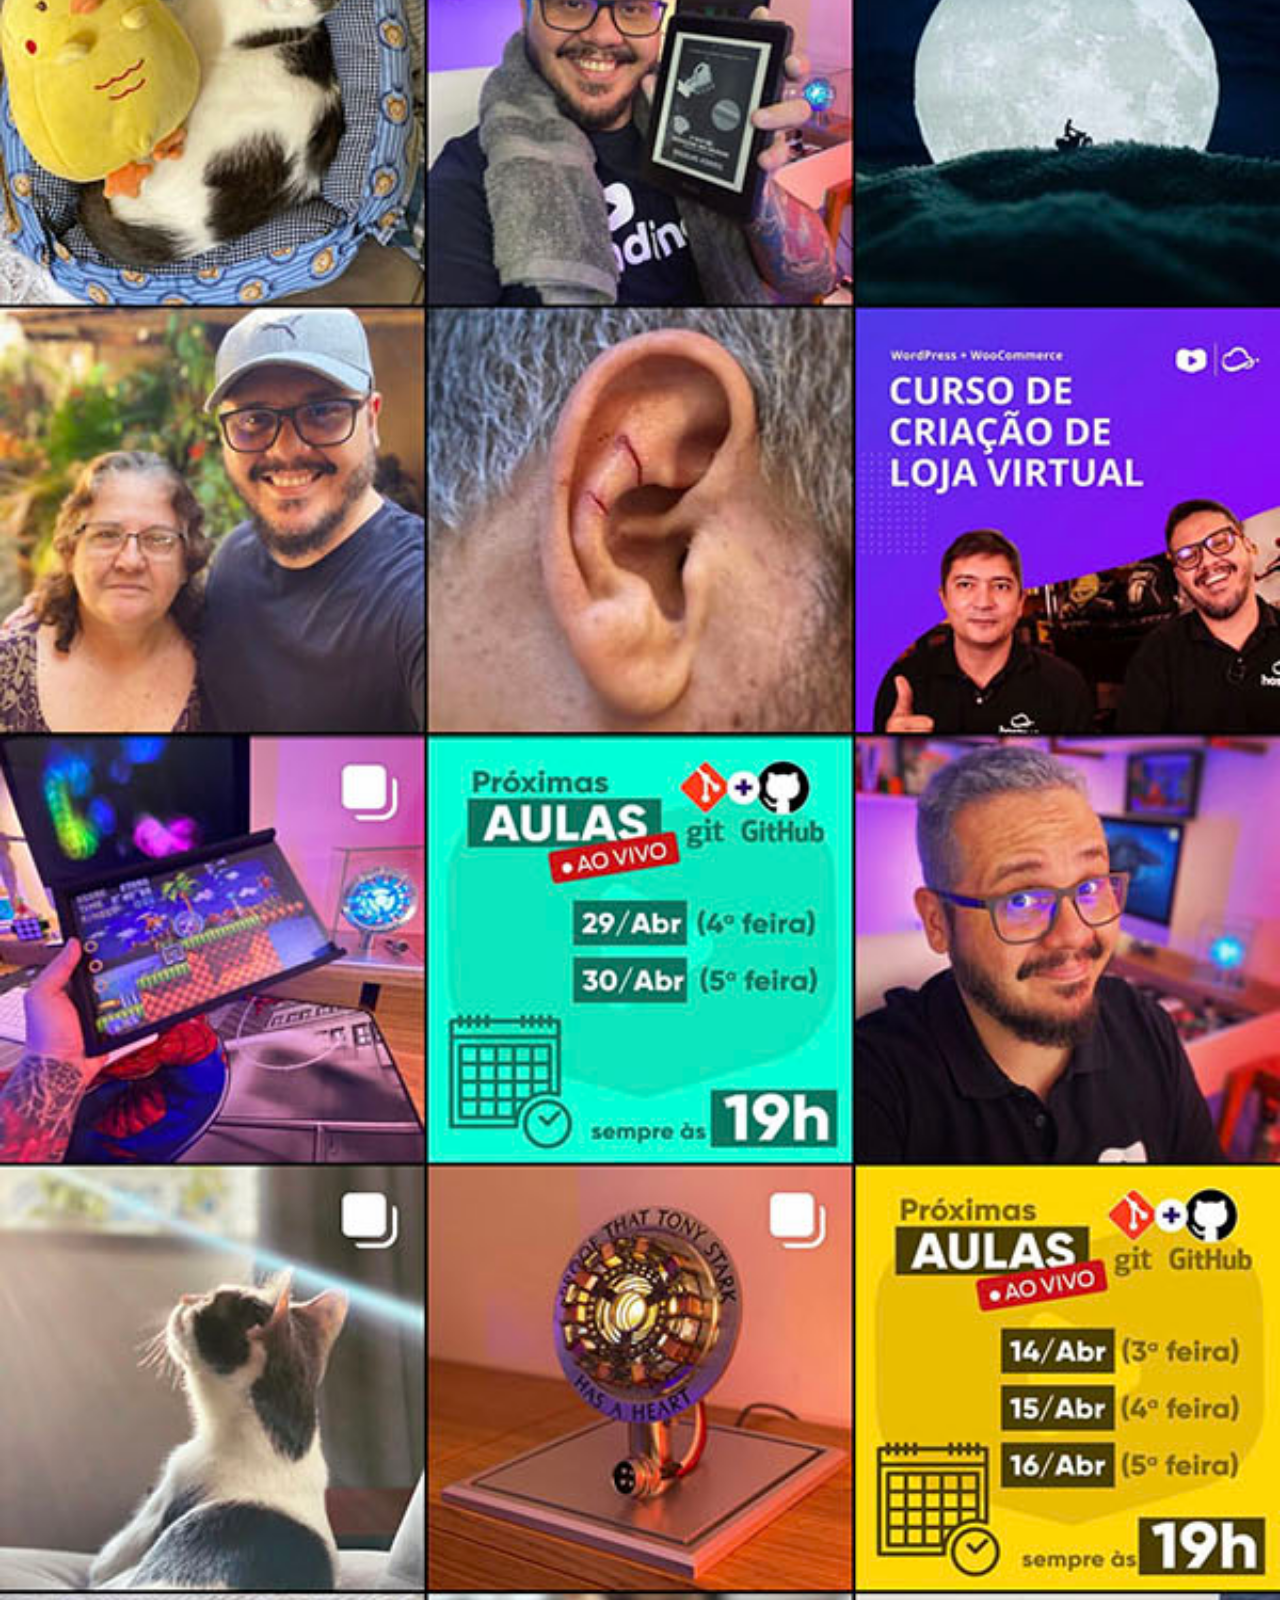
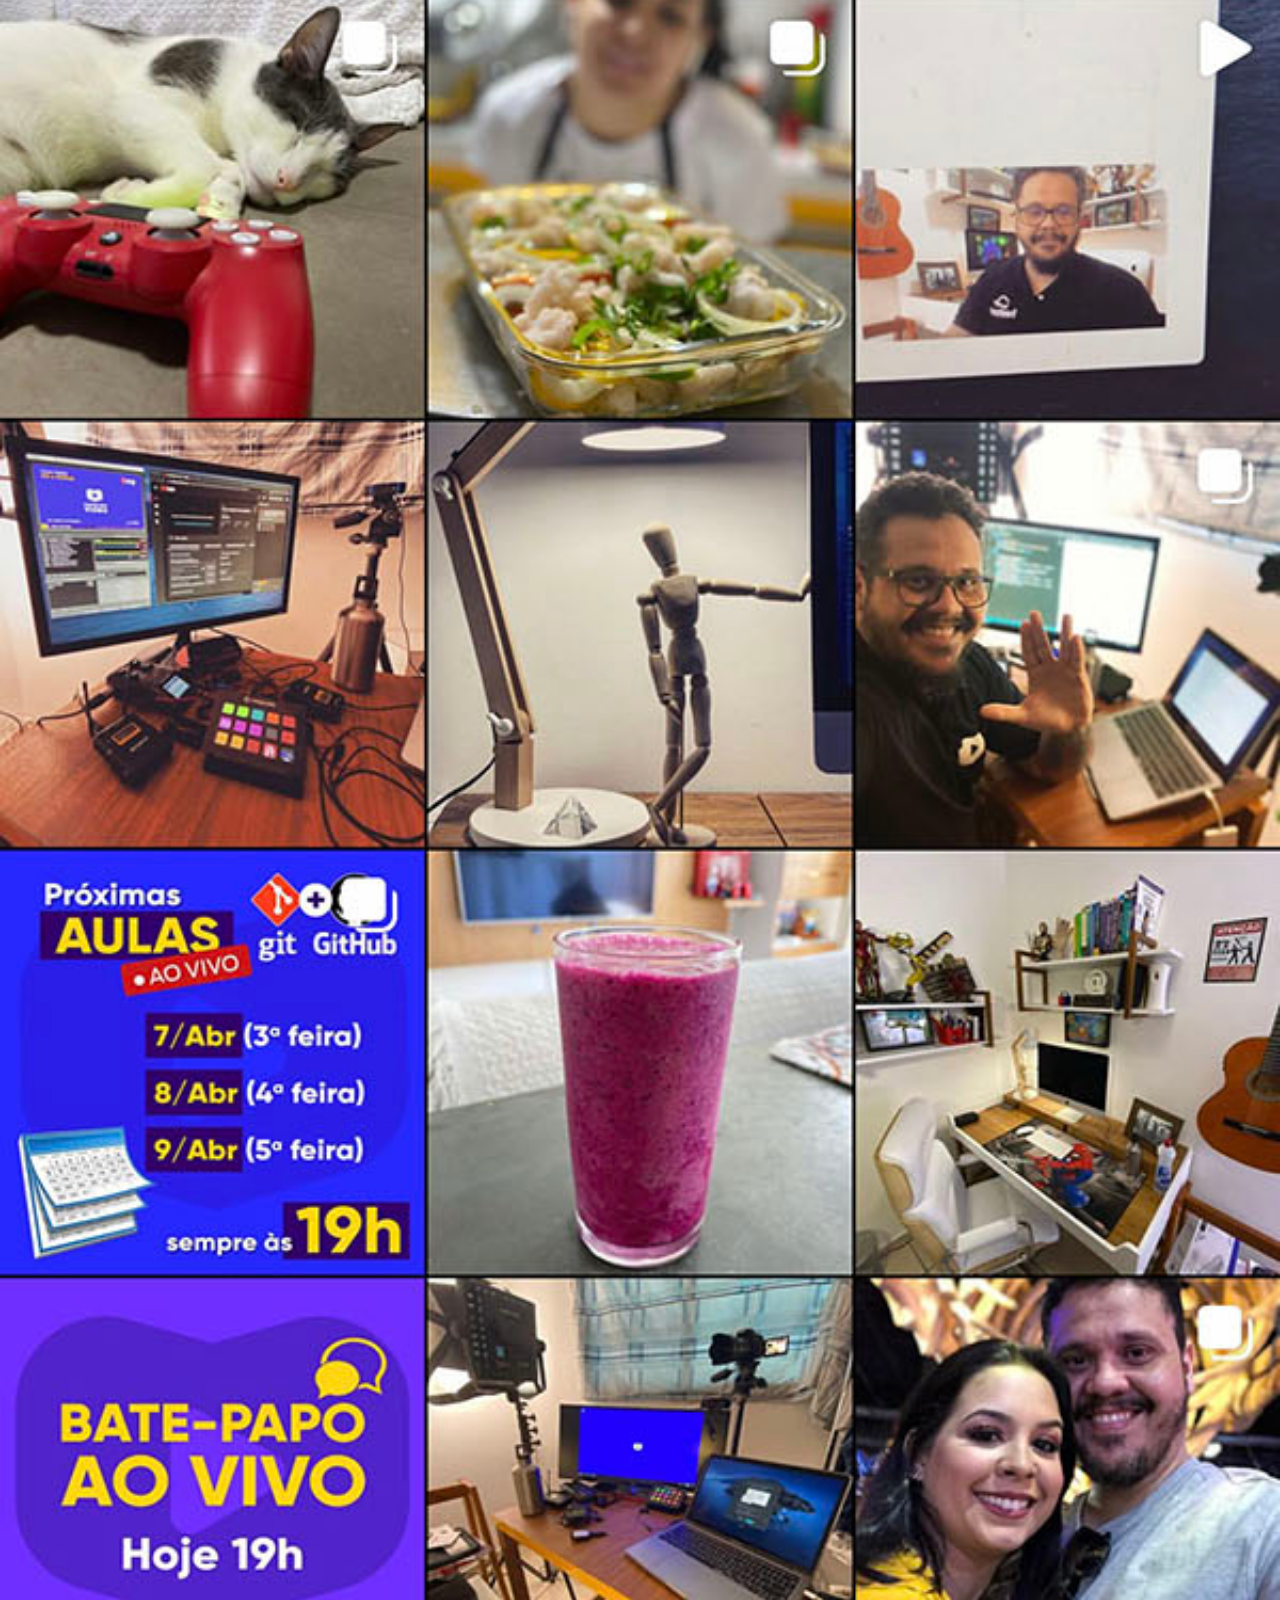
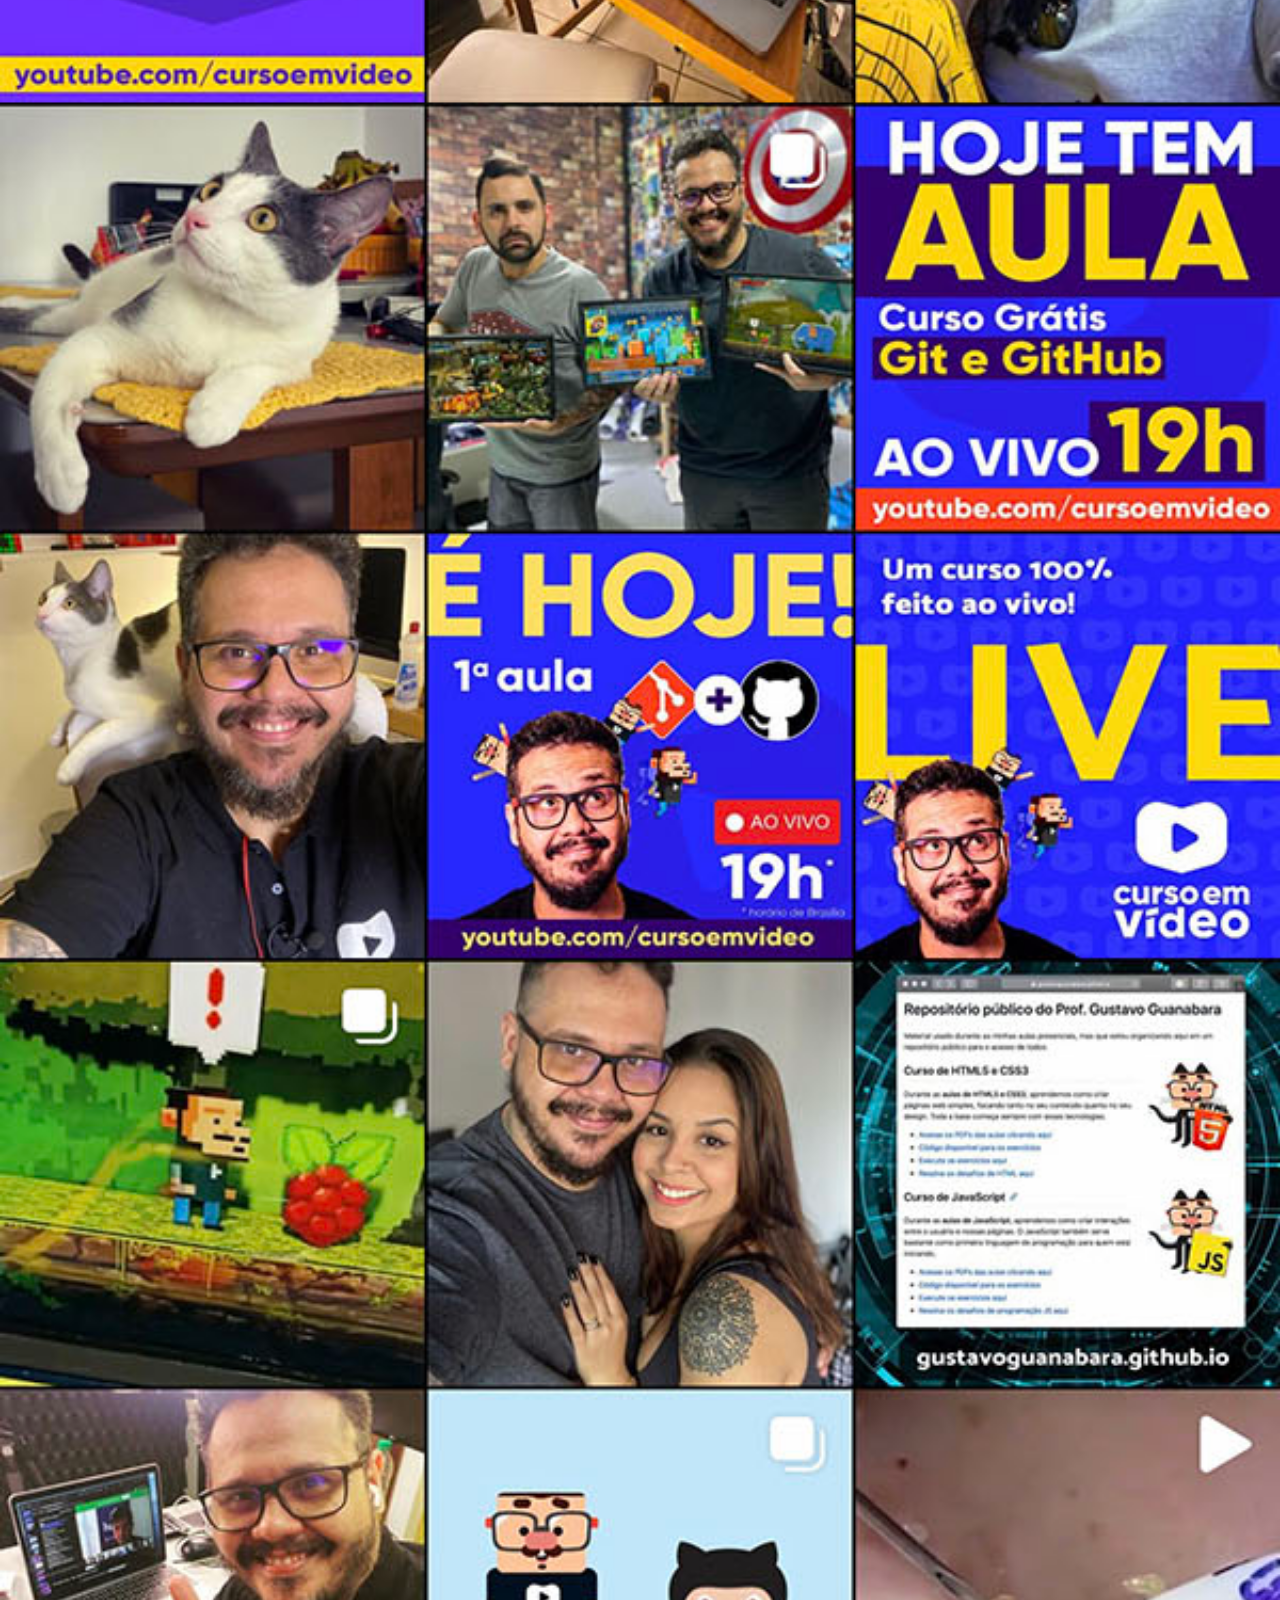
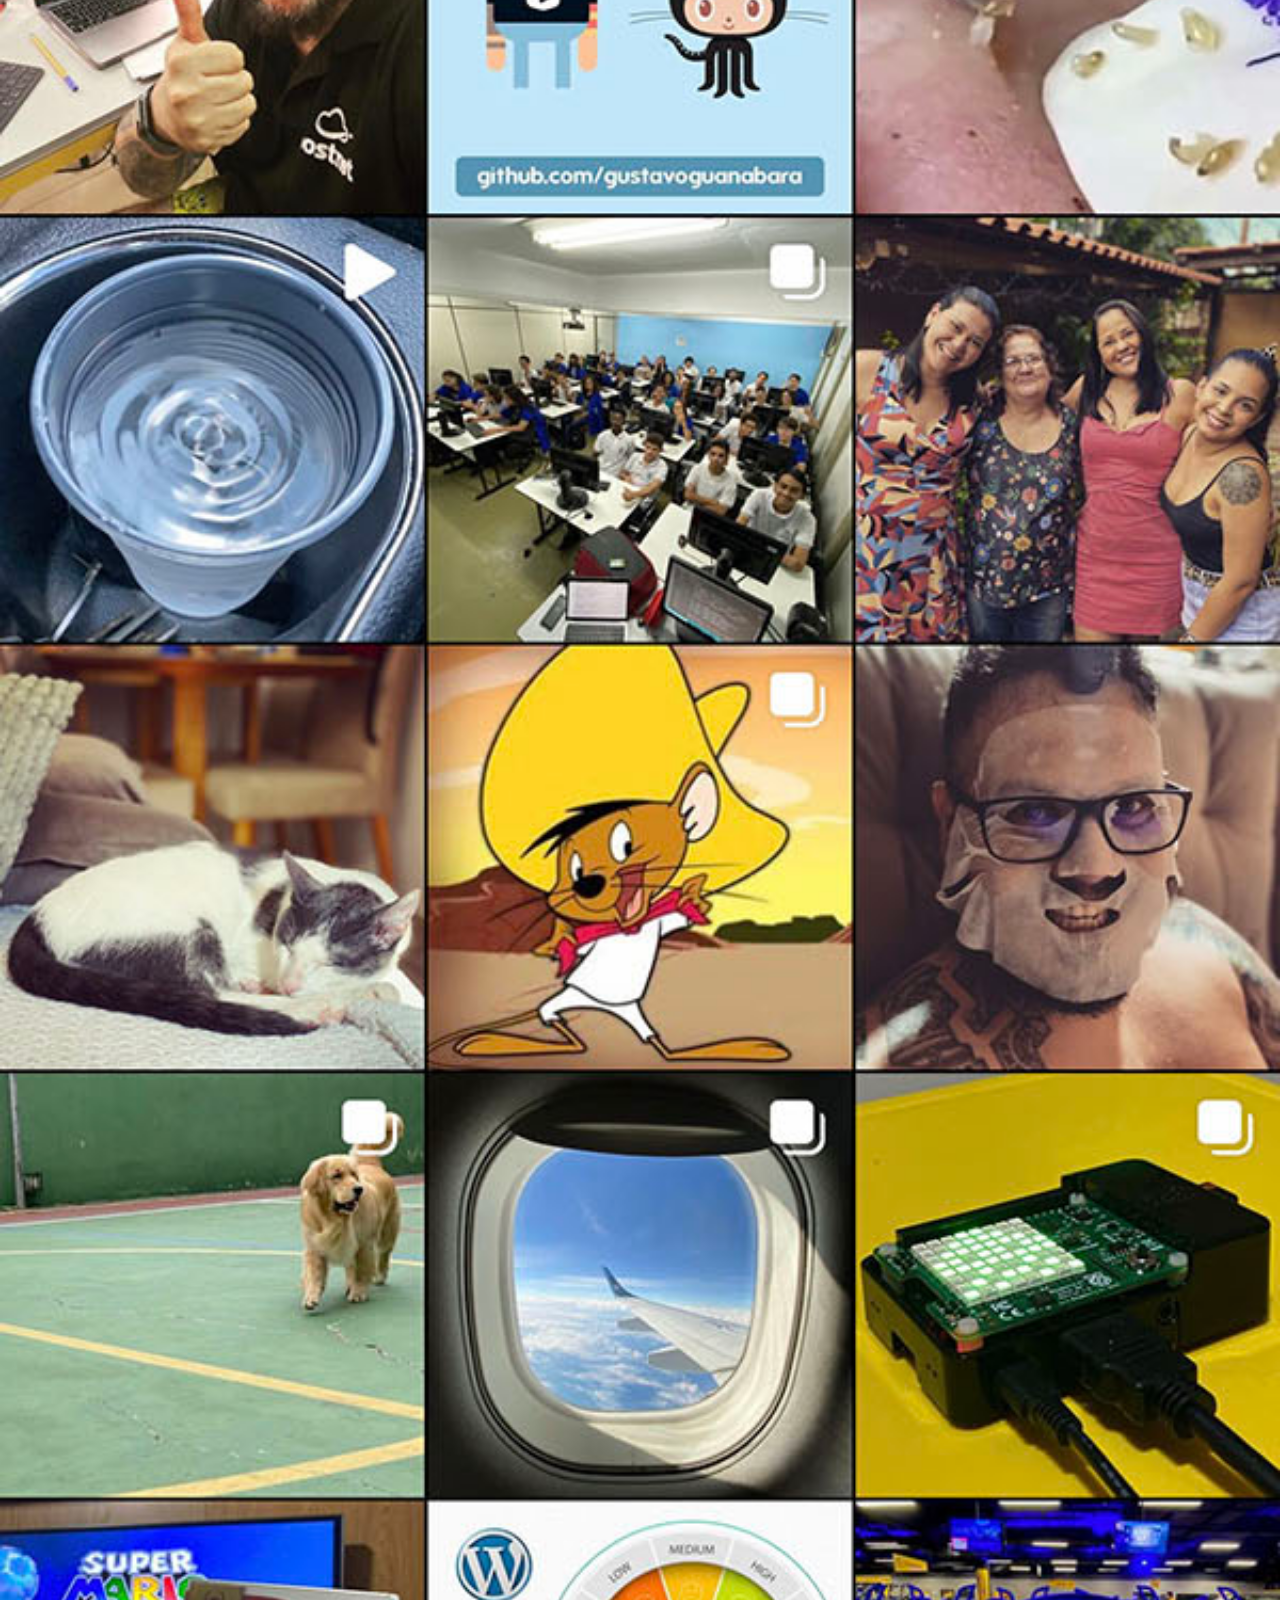
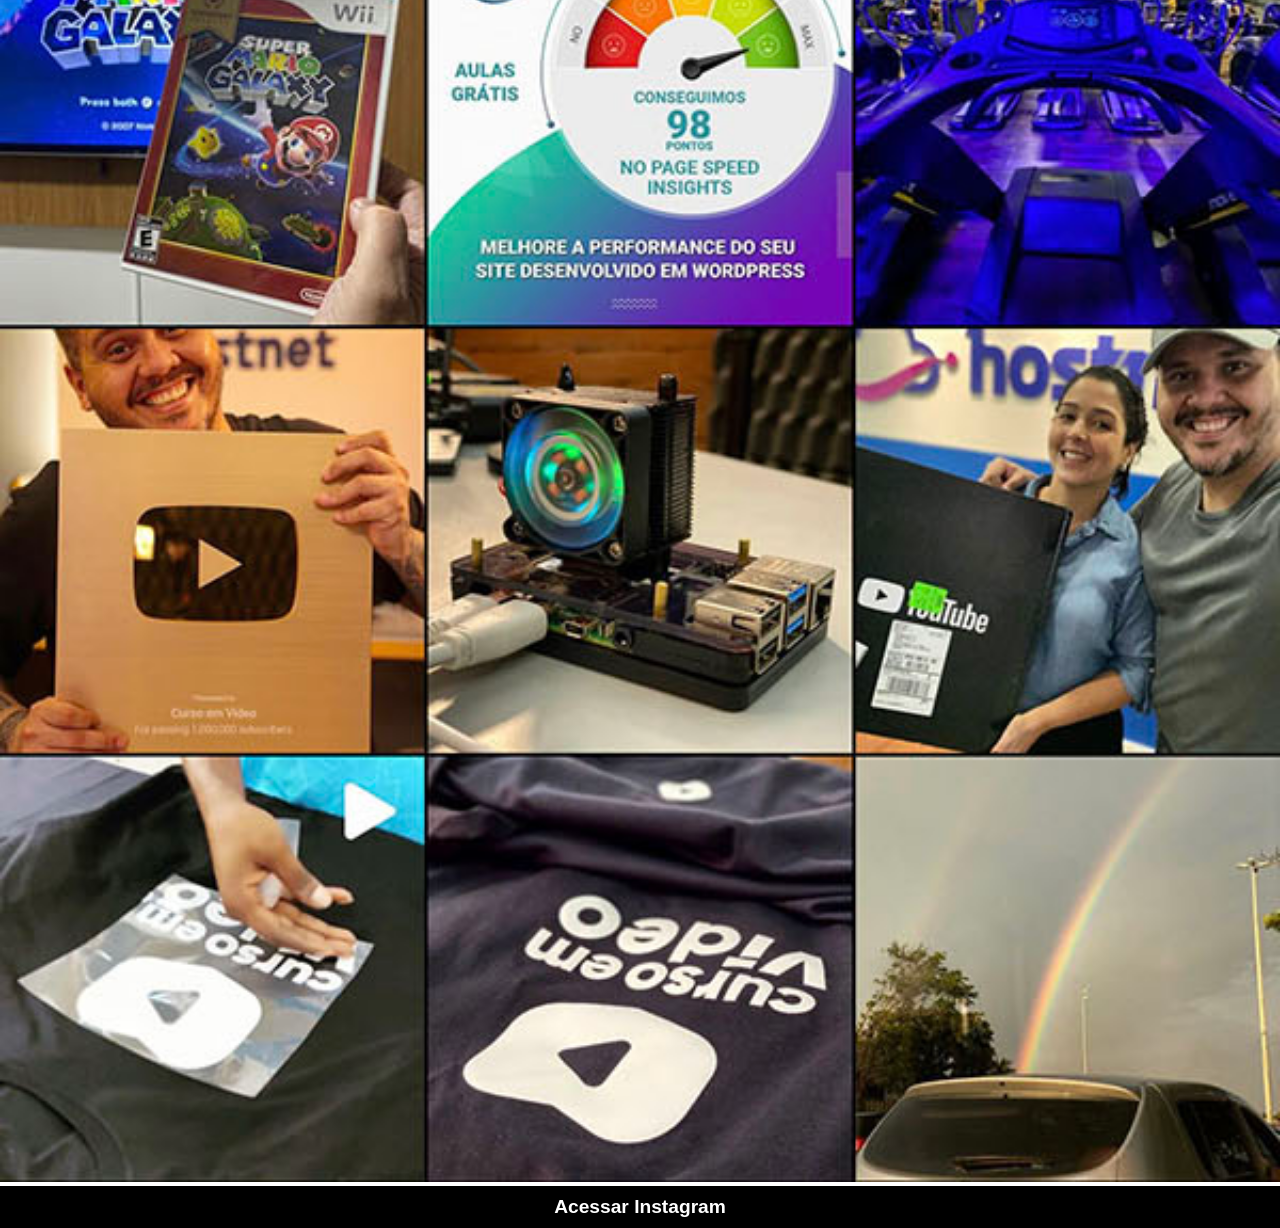
<file: paginas/insta.html>
<!DOCTYPE html>
<html lang="pt-br">
<head>
    <meta charset="UTF-8">
    <meta name="viewport" content="width=device-width, initial-scale=1.0">
    <title>Instagram</title>
    <link rel="stylesheet" href="../estilo/pagst.css">
</head>
<body>
    <img src="../imagens/tela-instagram.jpg" alt="instagram">

    <div><a href="https://www.instagram.com/gustavoguanabara/" target="_blank">Acessar Instagram</a></div>
</body>
</html>
</file>
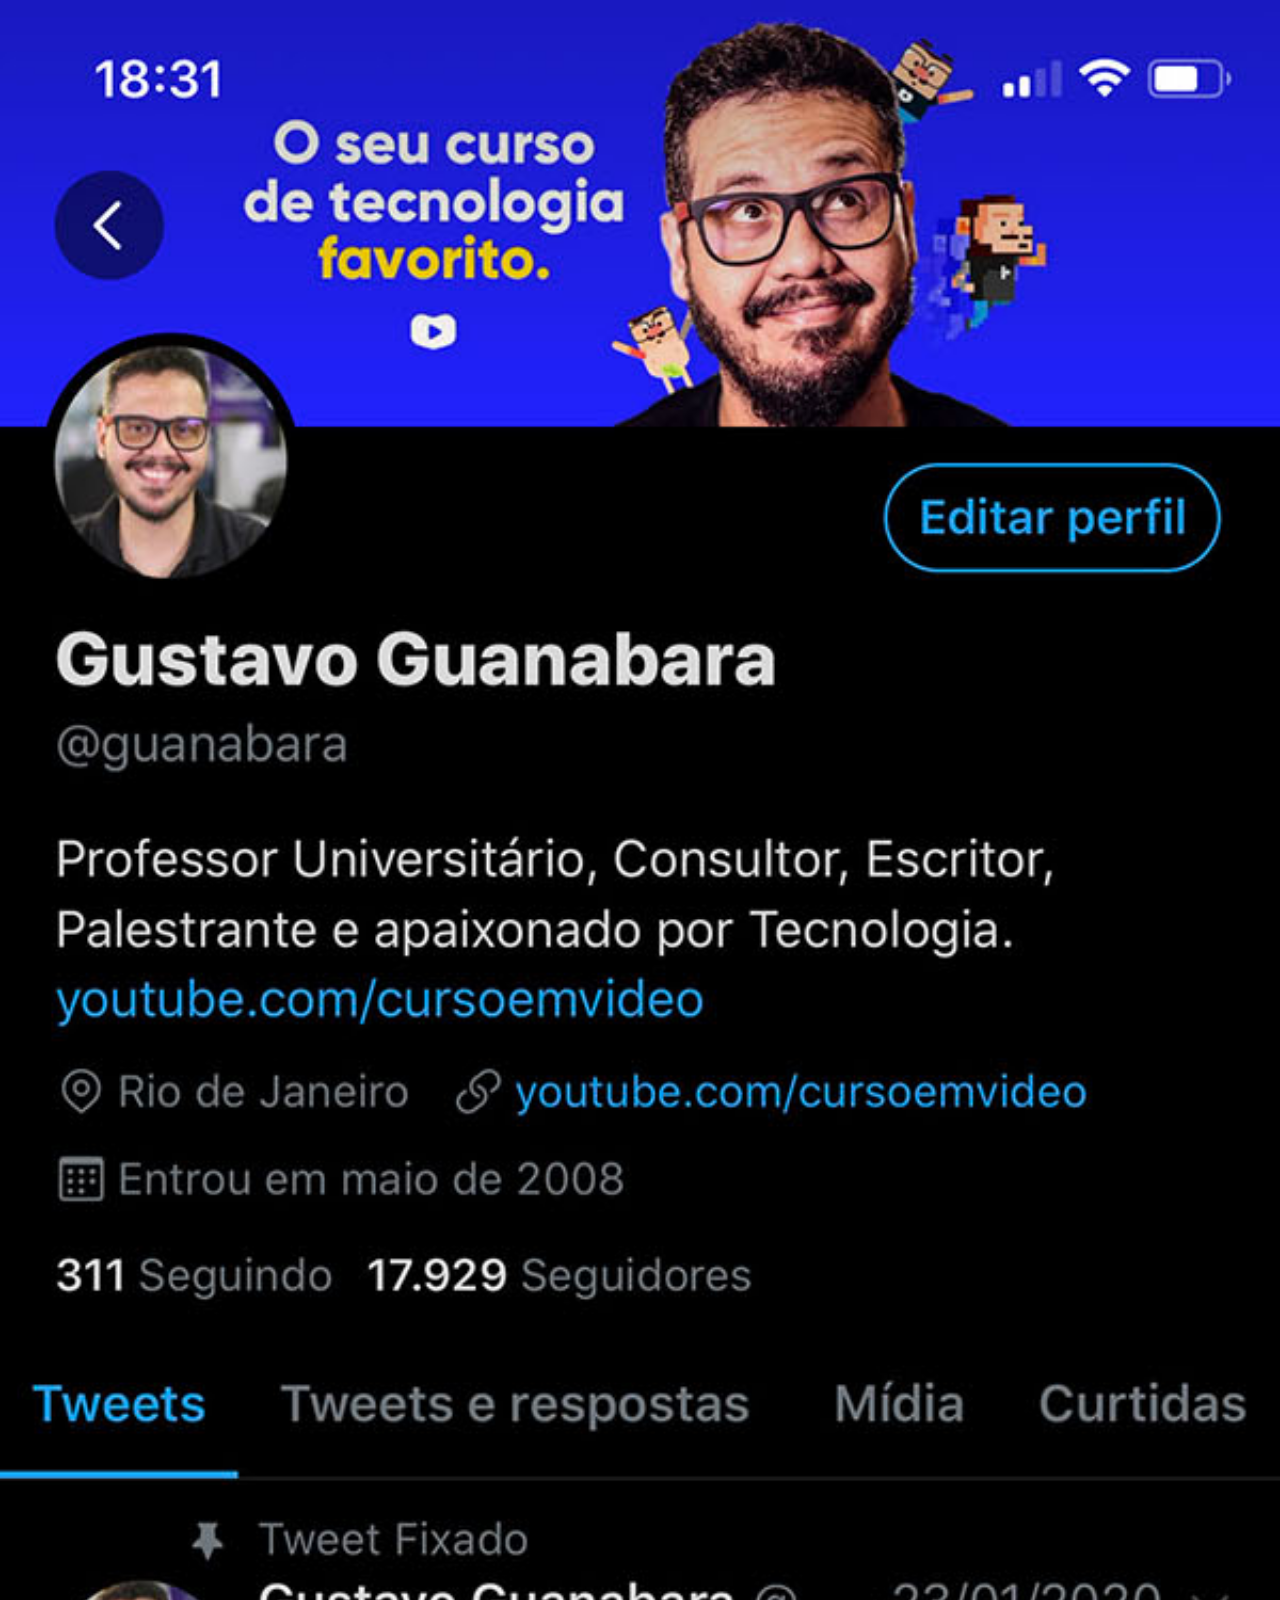
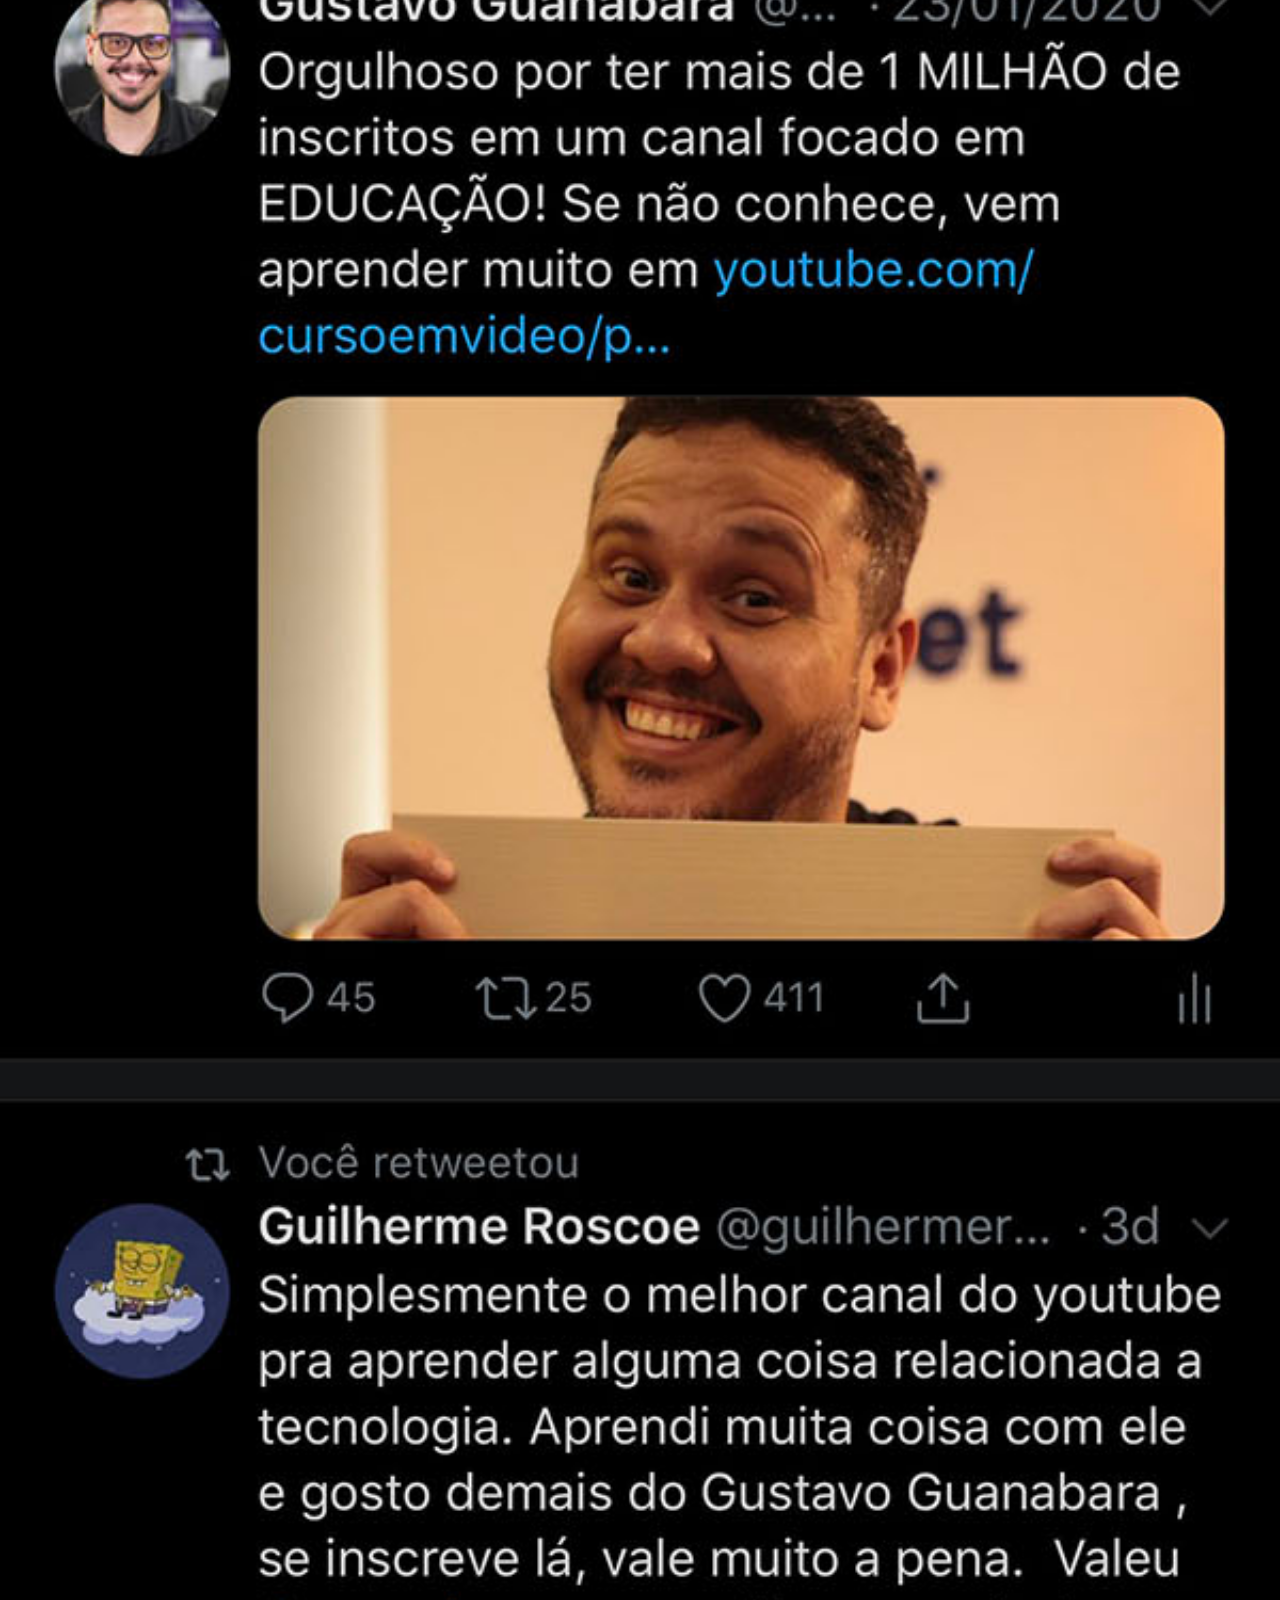
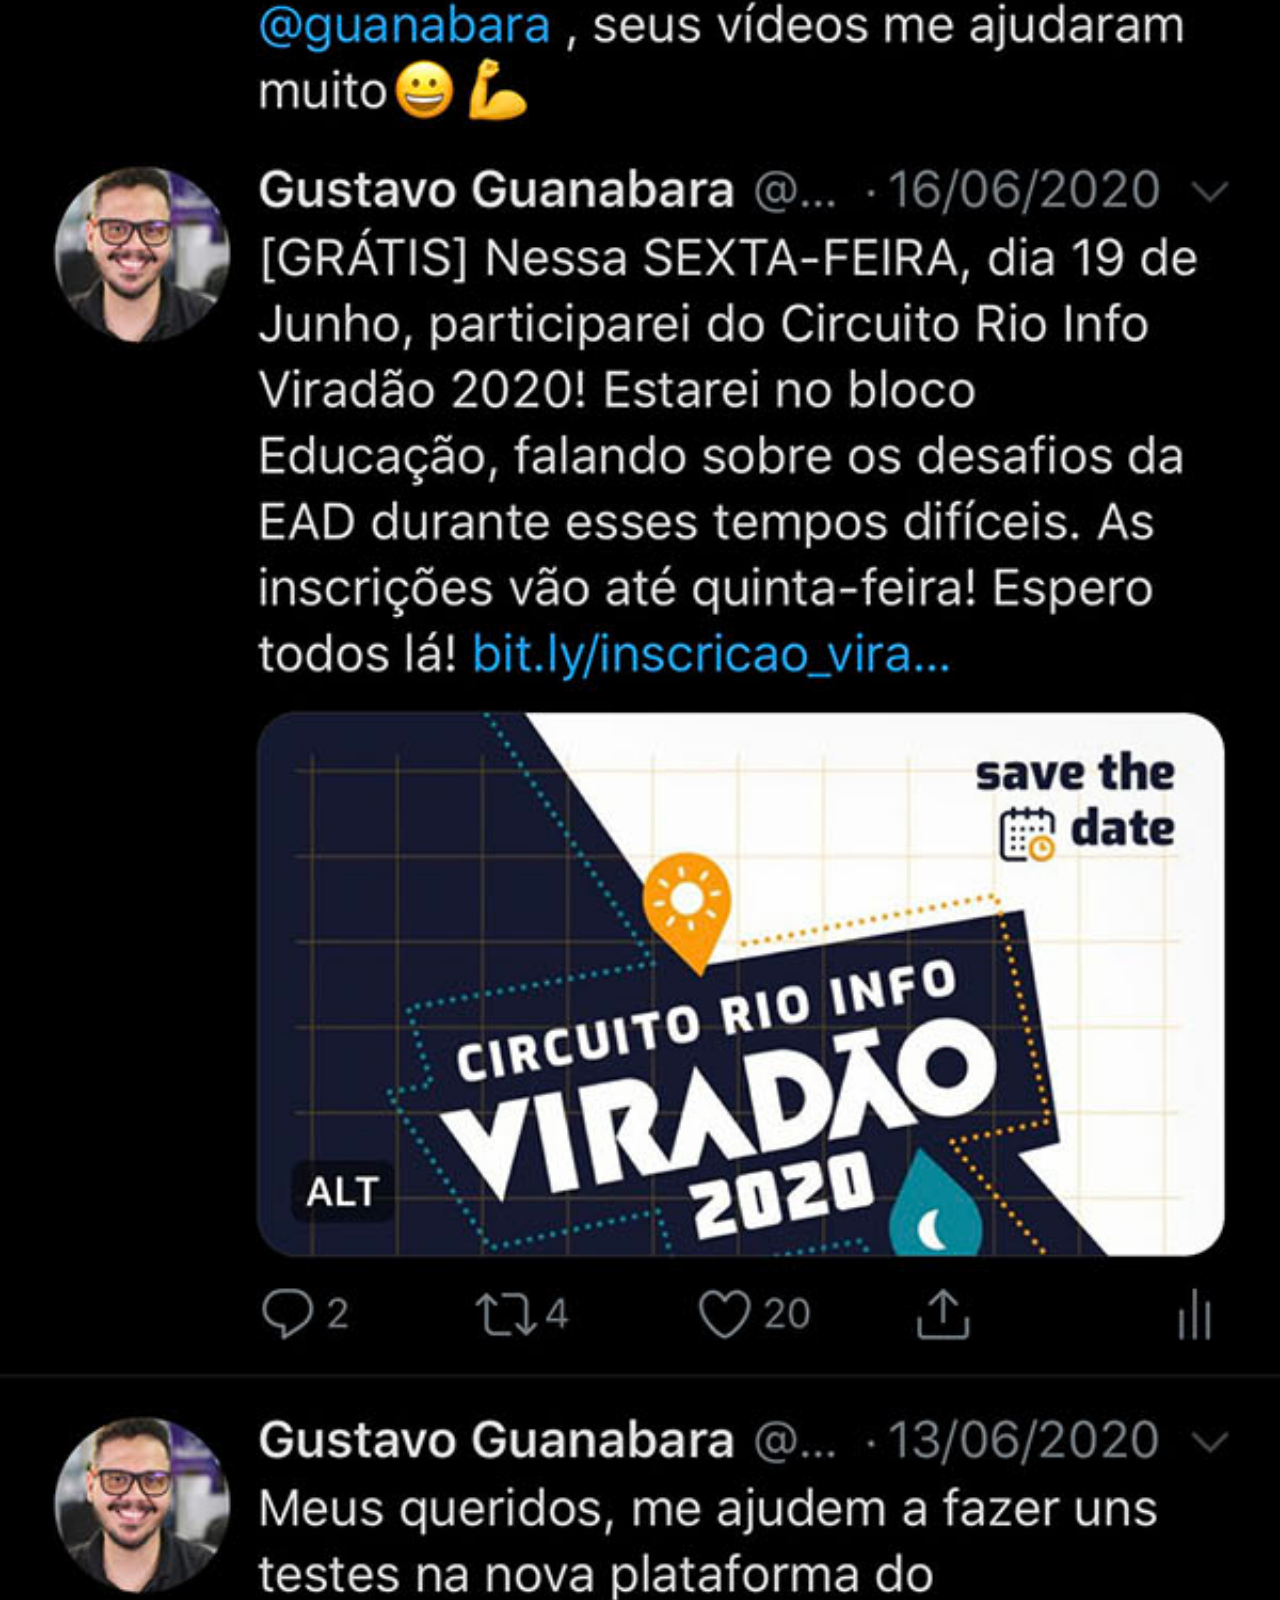
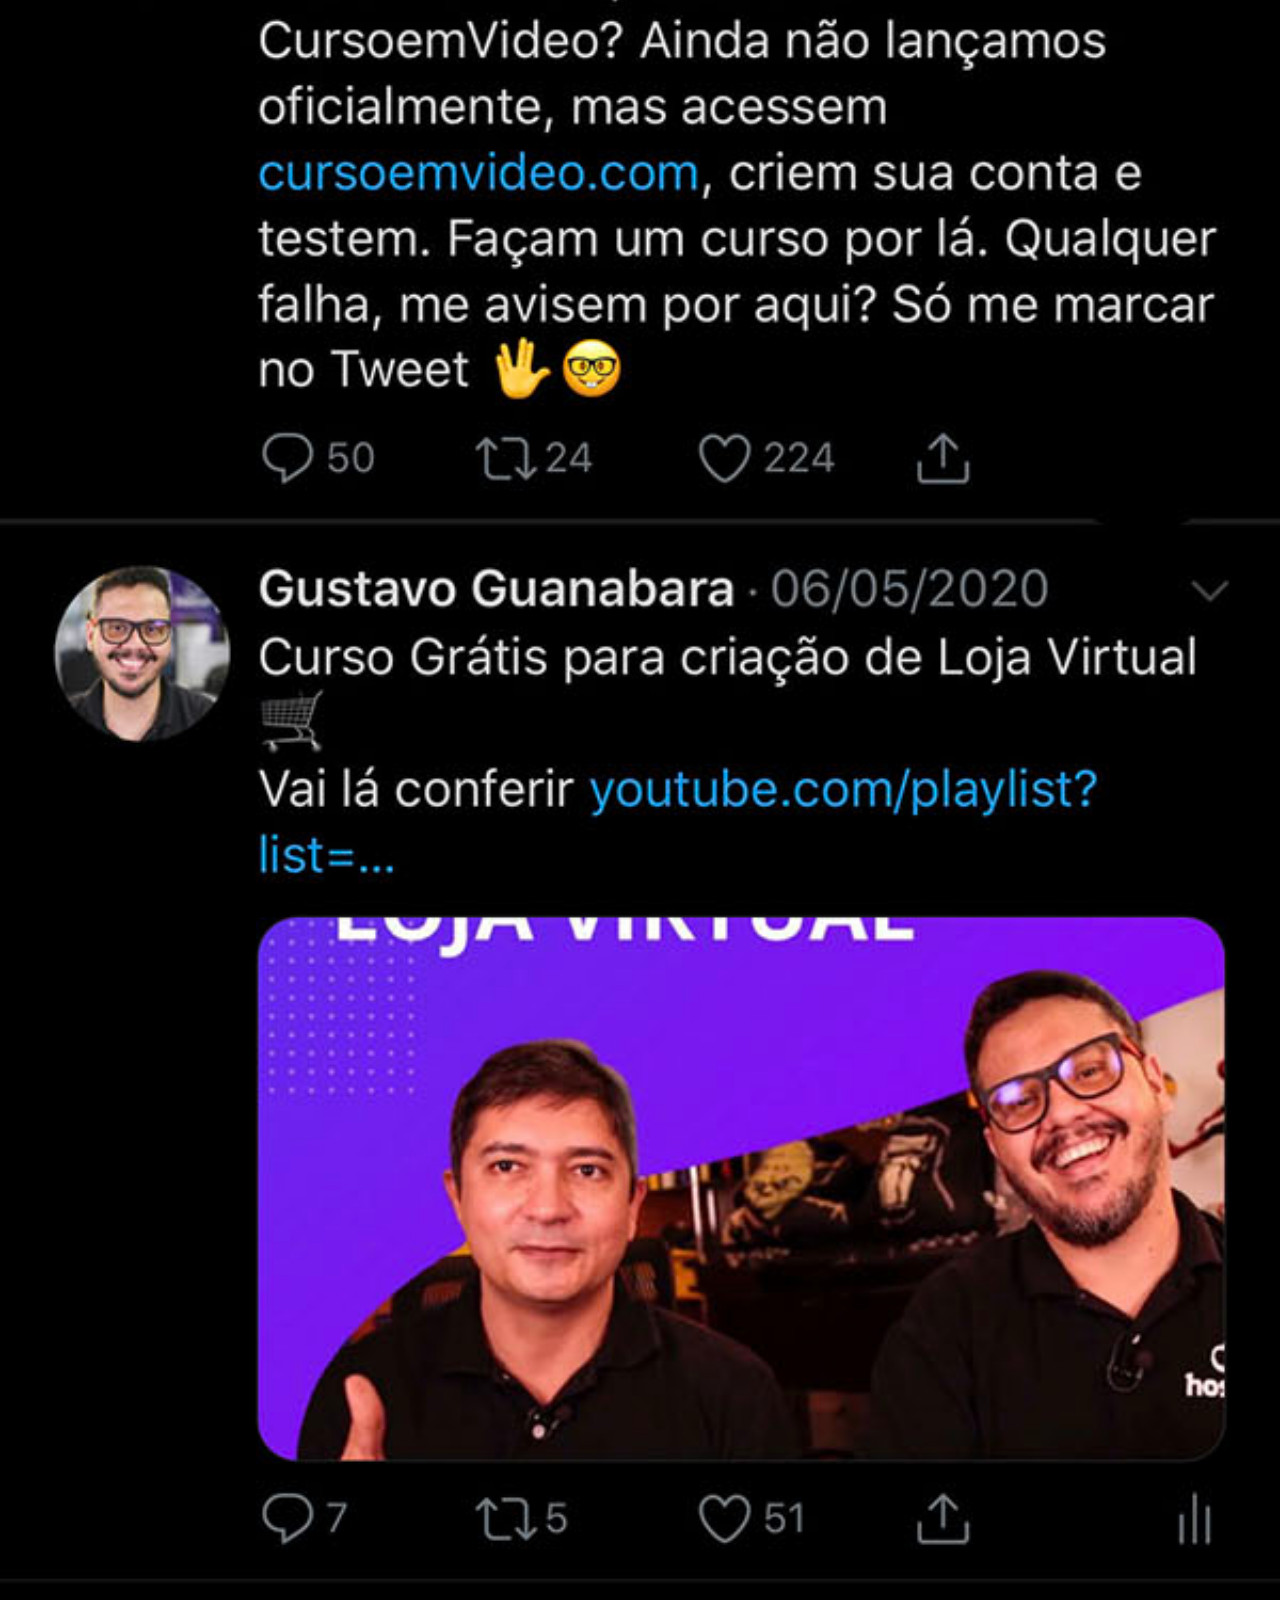
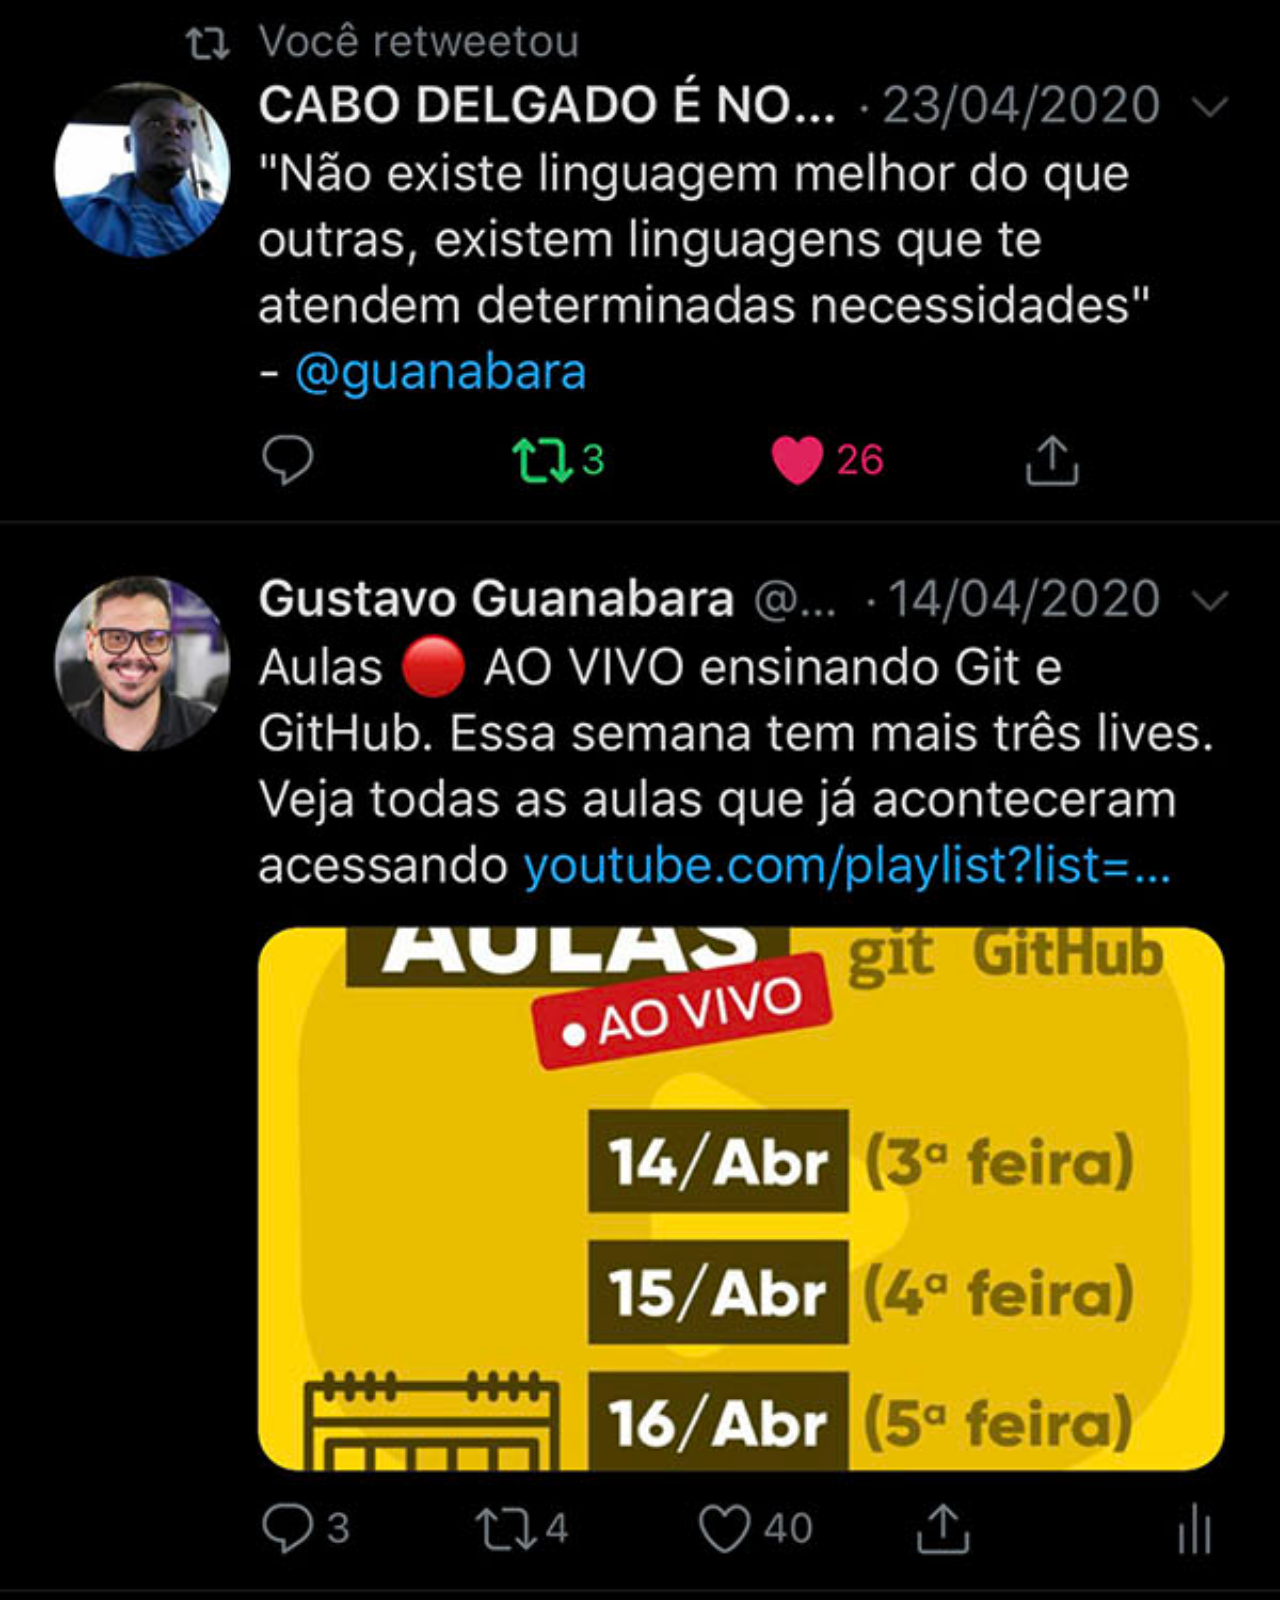
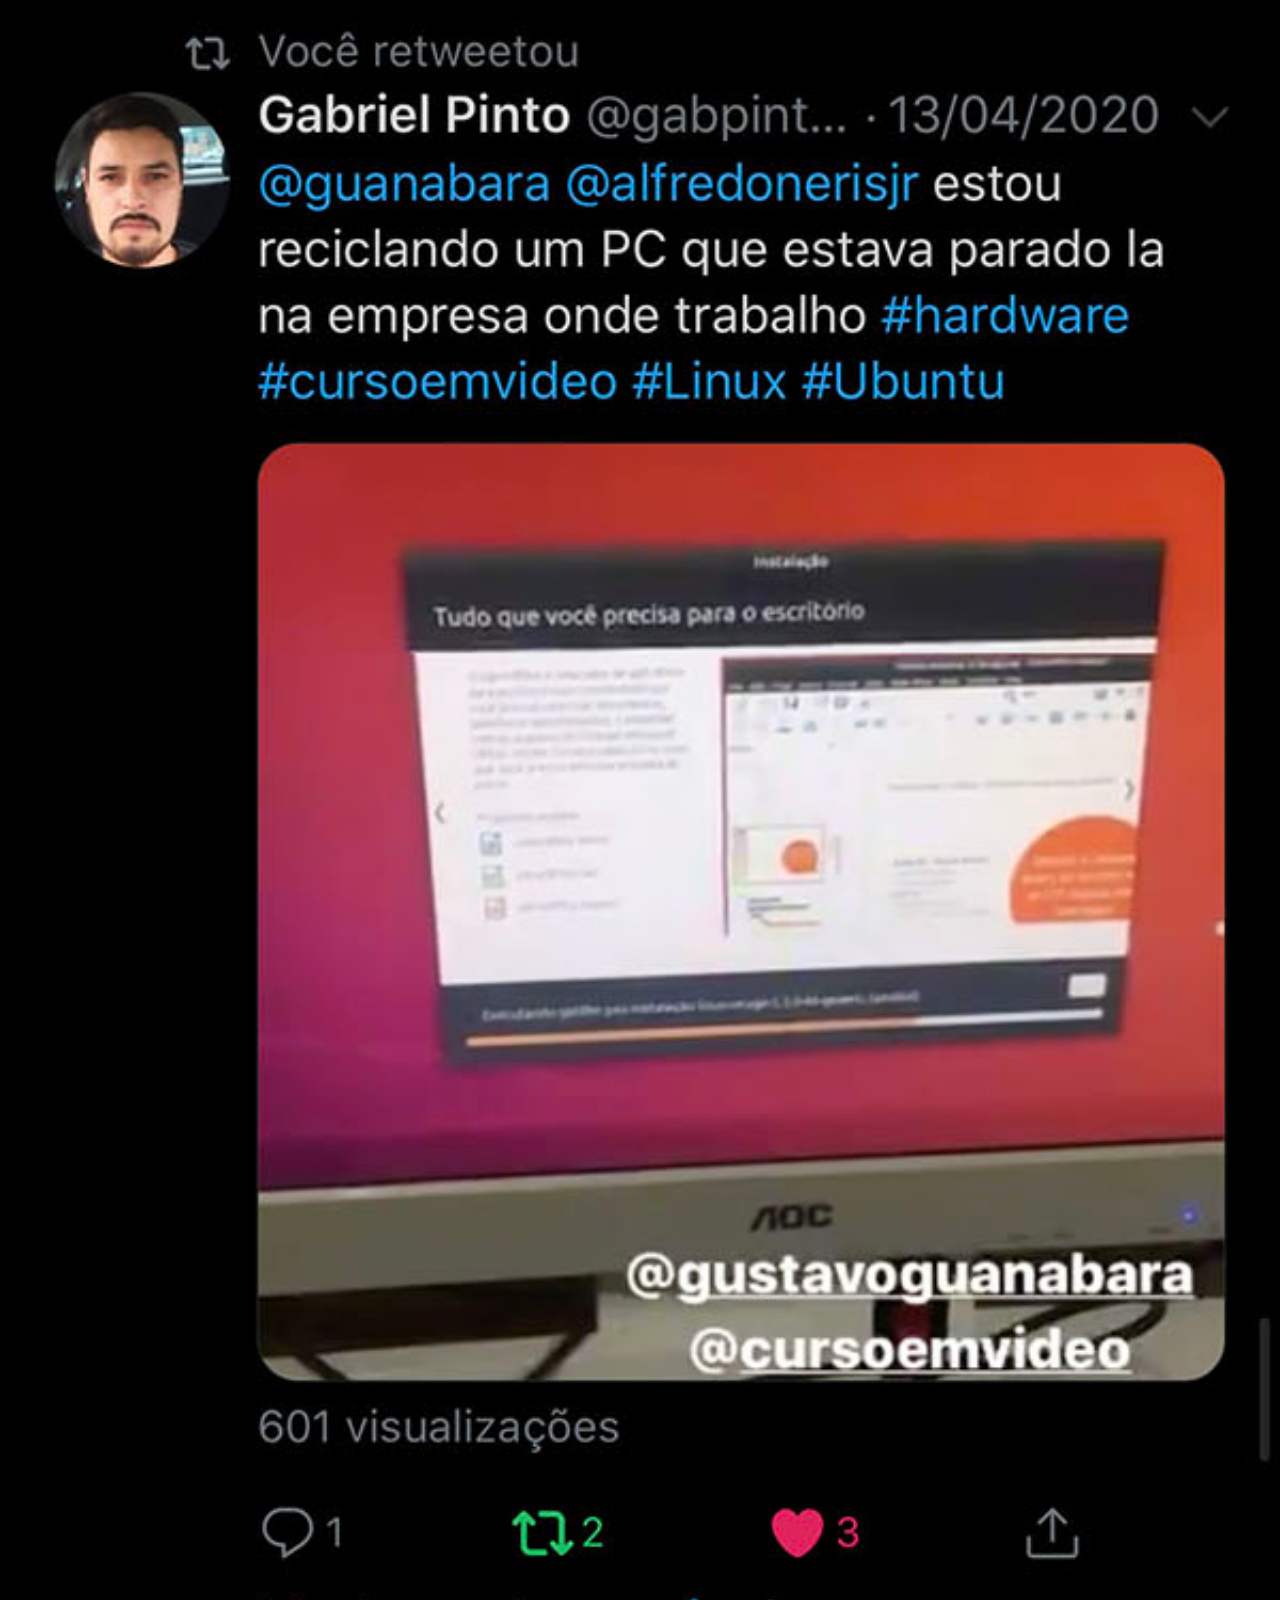
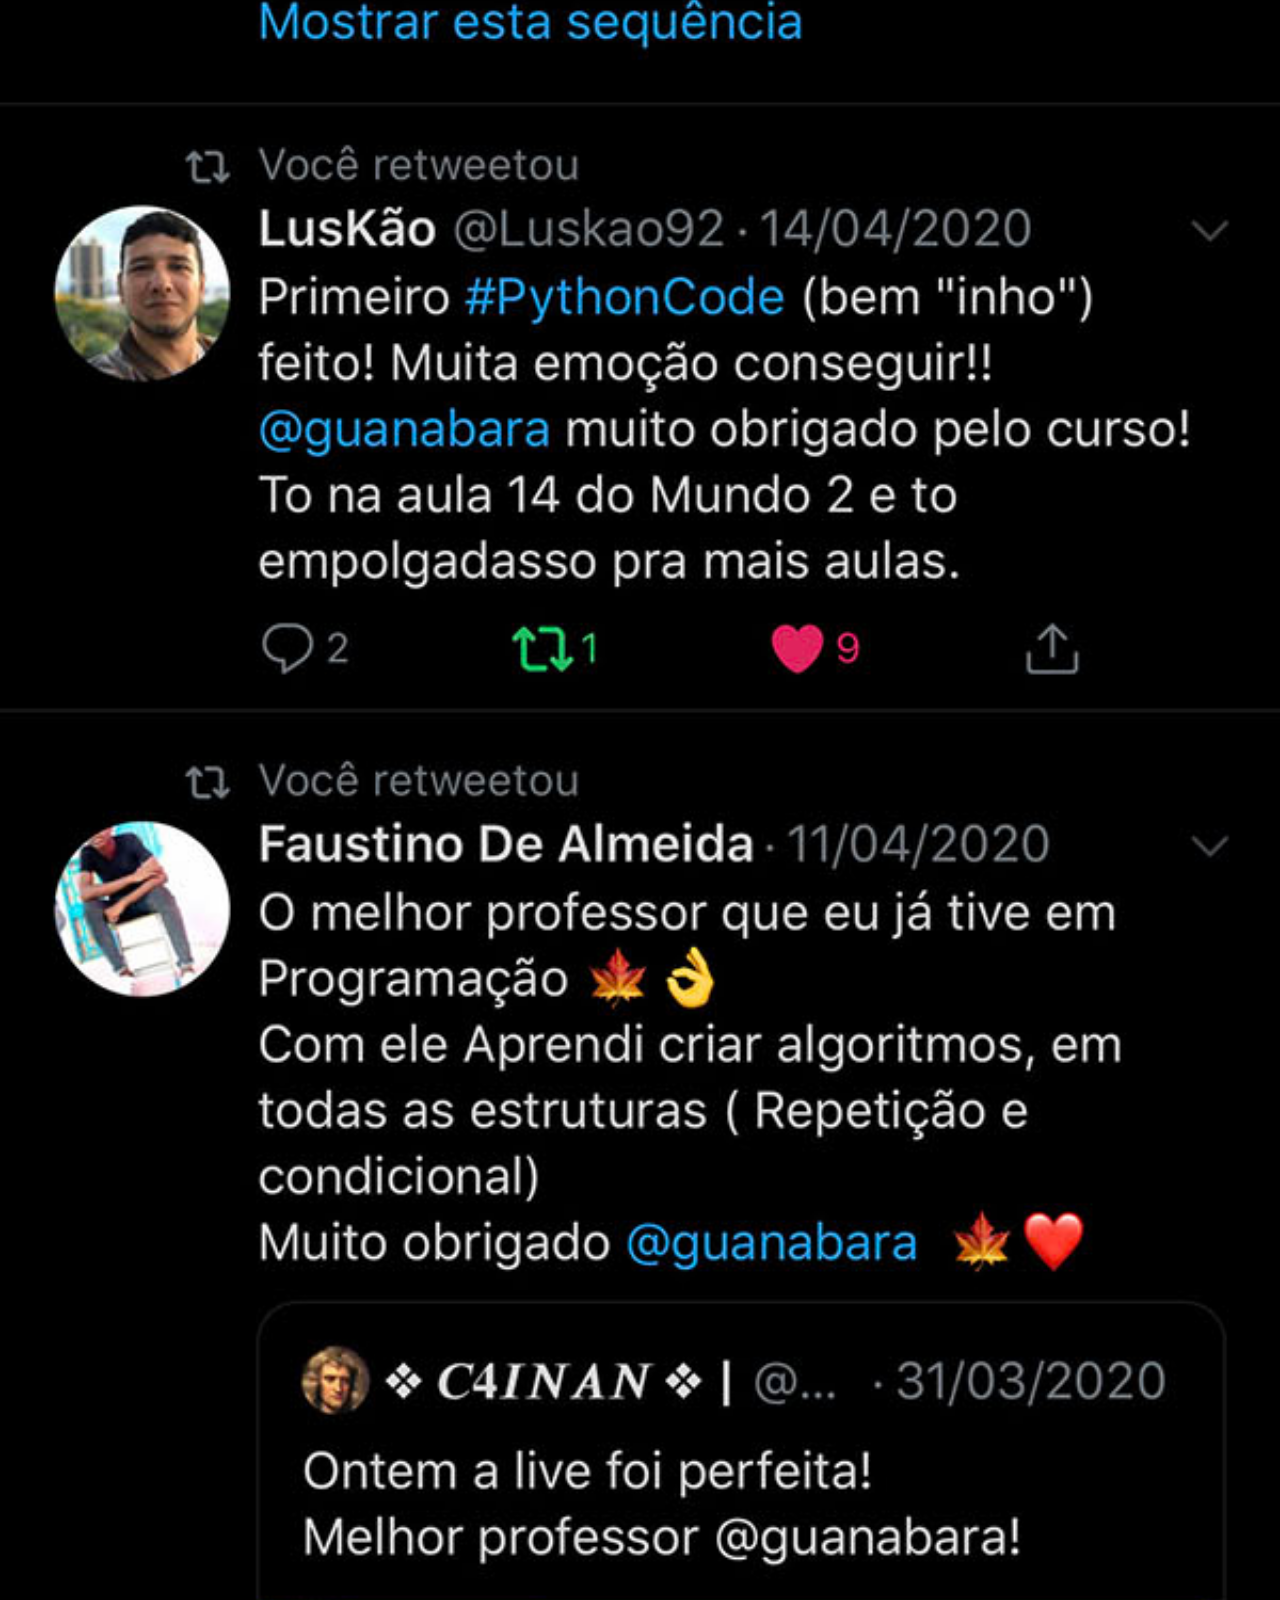
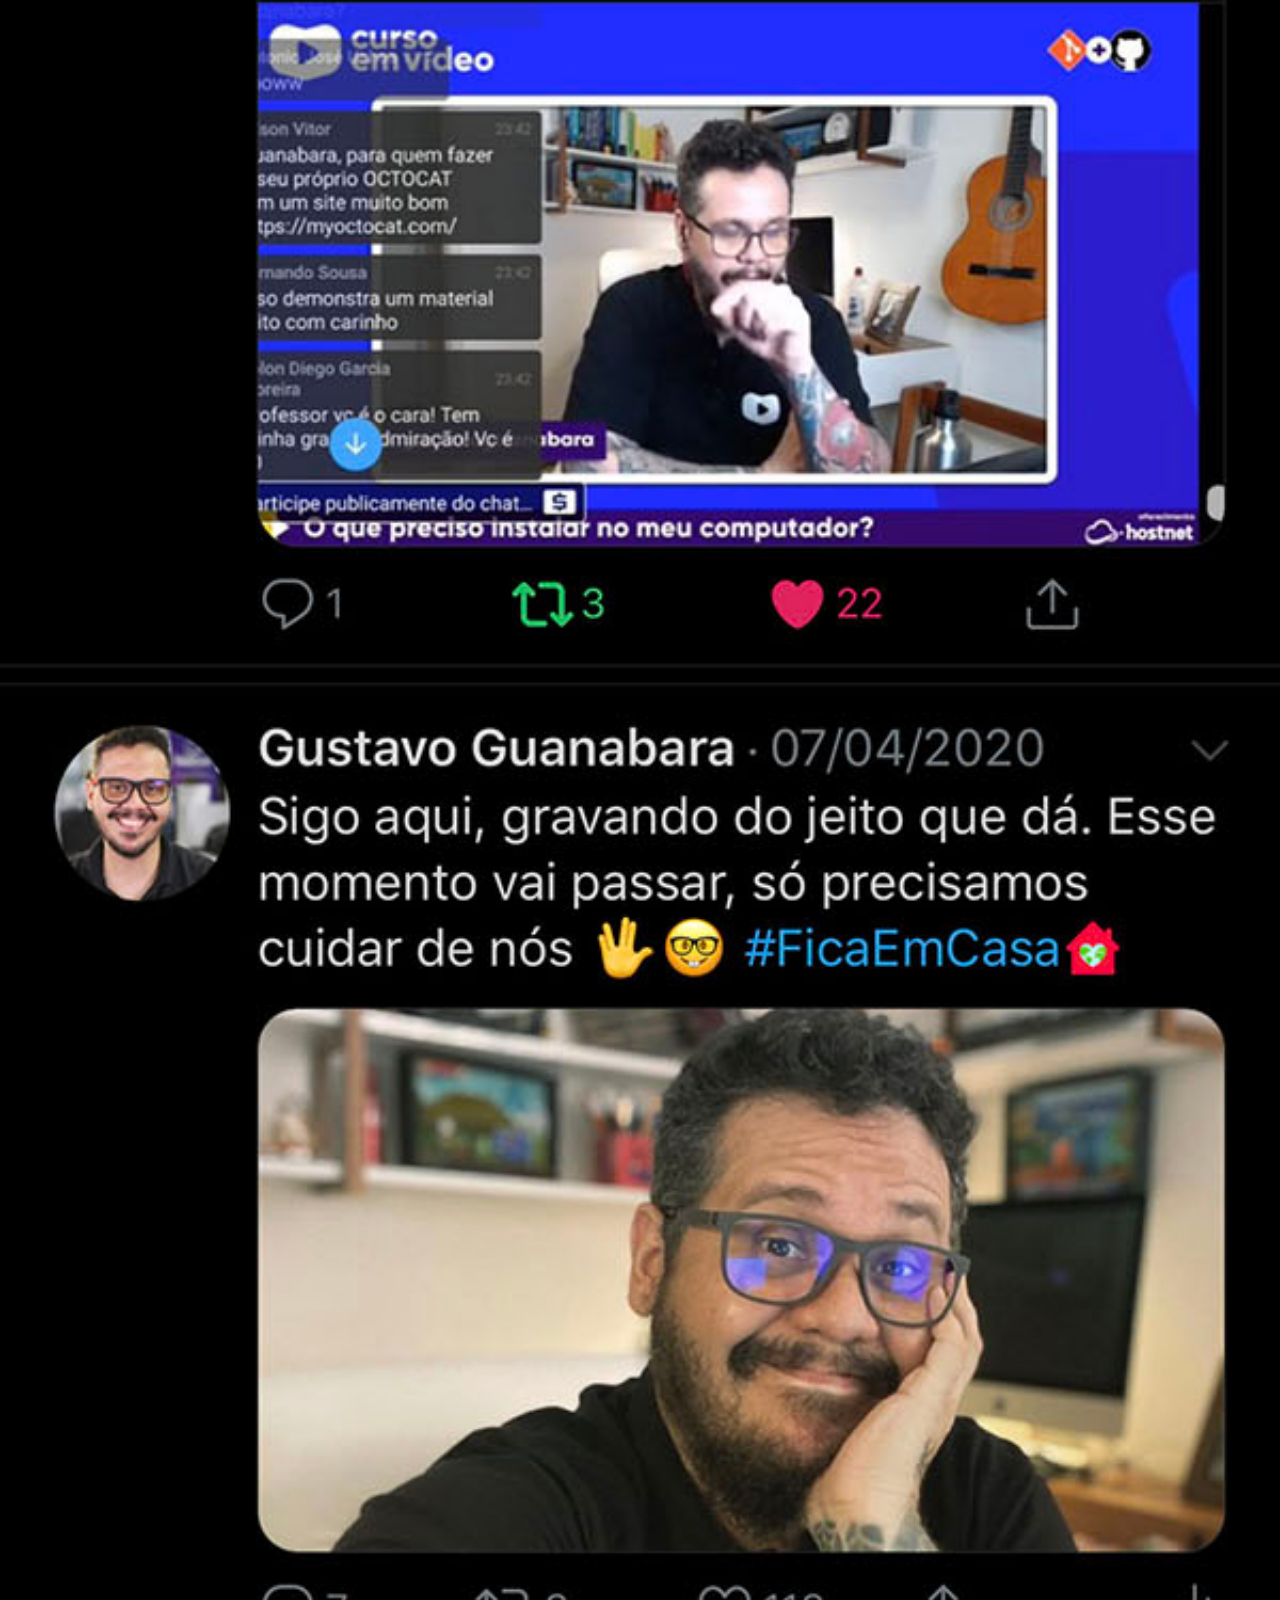
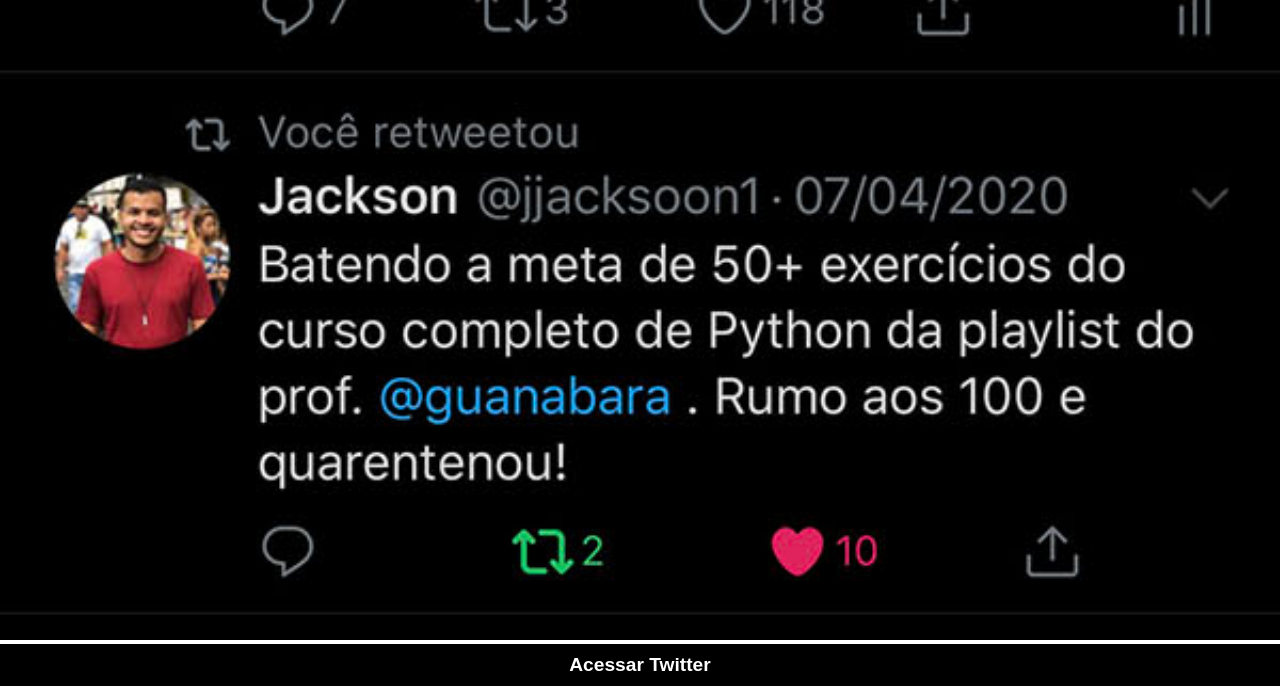
<file: paginas/twitter.html>
<!DOCTYPE html>
<html lang="pt-br">
<head>
    <meta charset="UTF-8">
    <meta name="viewport" content="width=device-width, initial-scale=1.0">
    <title>Twitter</title>
    <link rel="stylesheet" href="../estilo/pagst.css">
</head>
<body>
    <img src="../imagens/tela-twitter.jpg" alt="twitter">

    <div><a href="https://x.com/guanabara" target="_blank">Acessar Twitter</a></div>
</body>
</html>
</file>
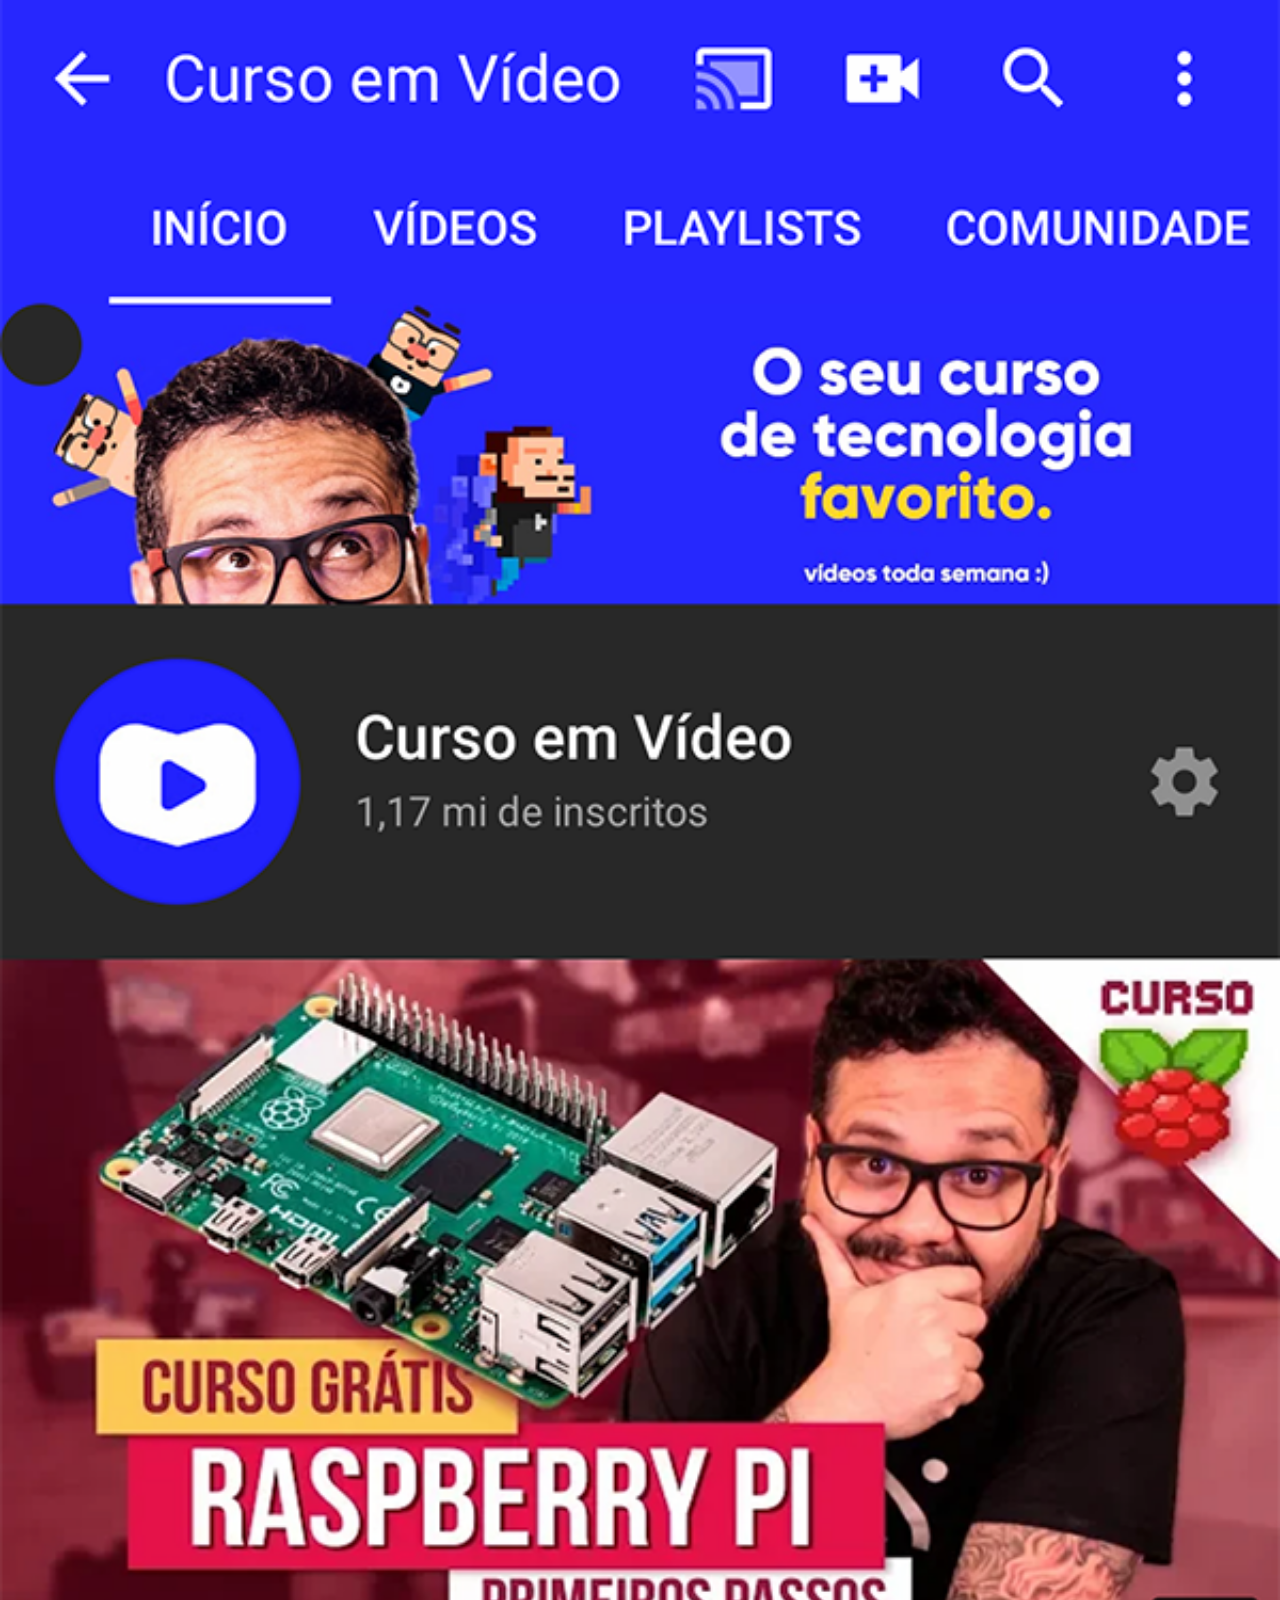
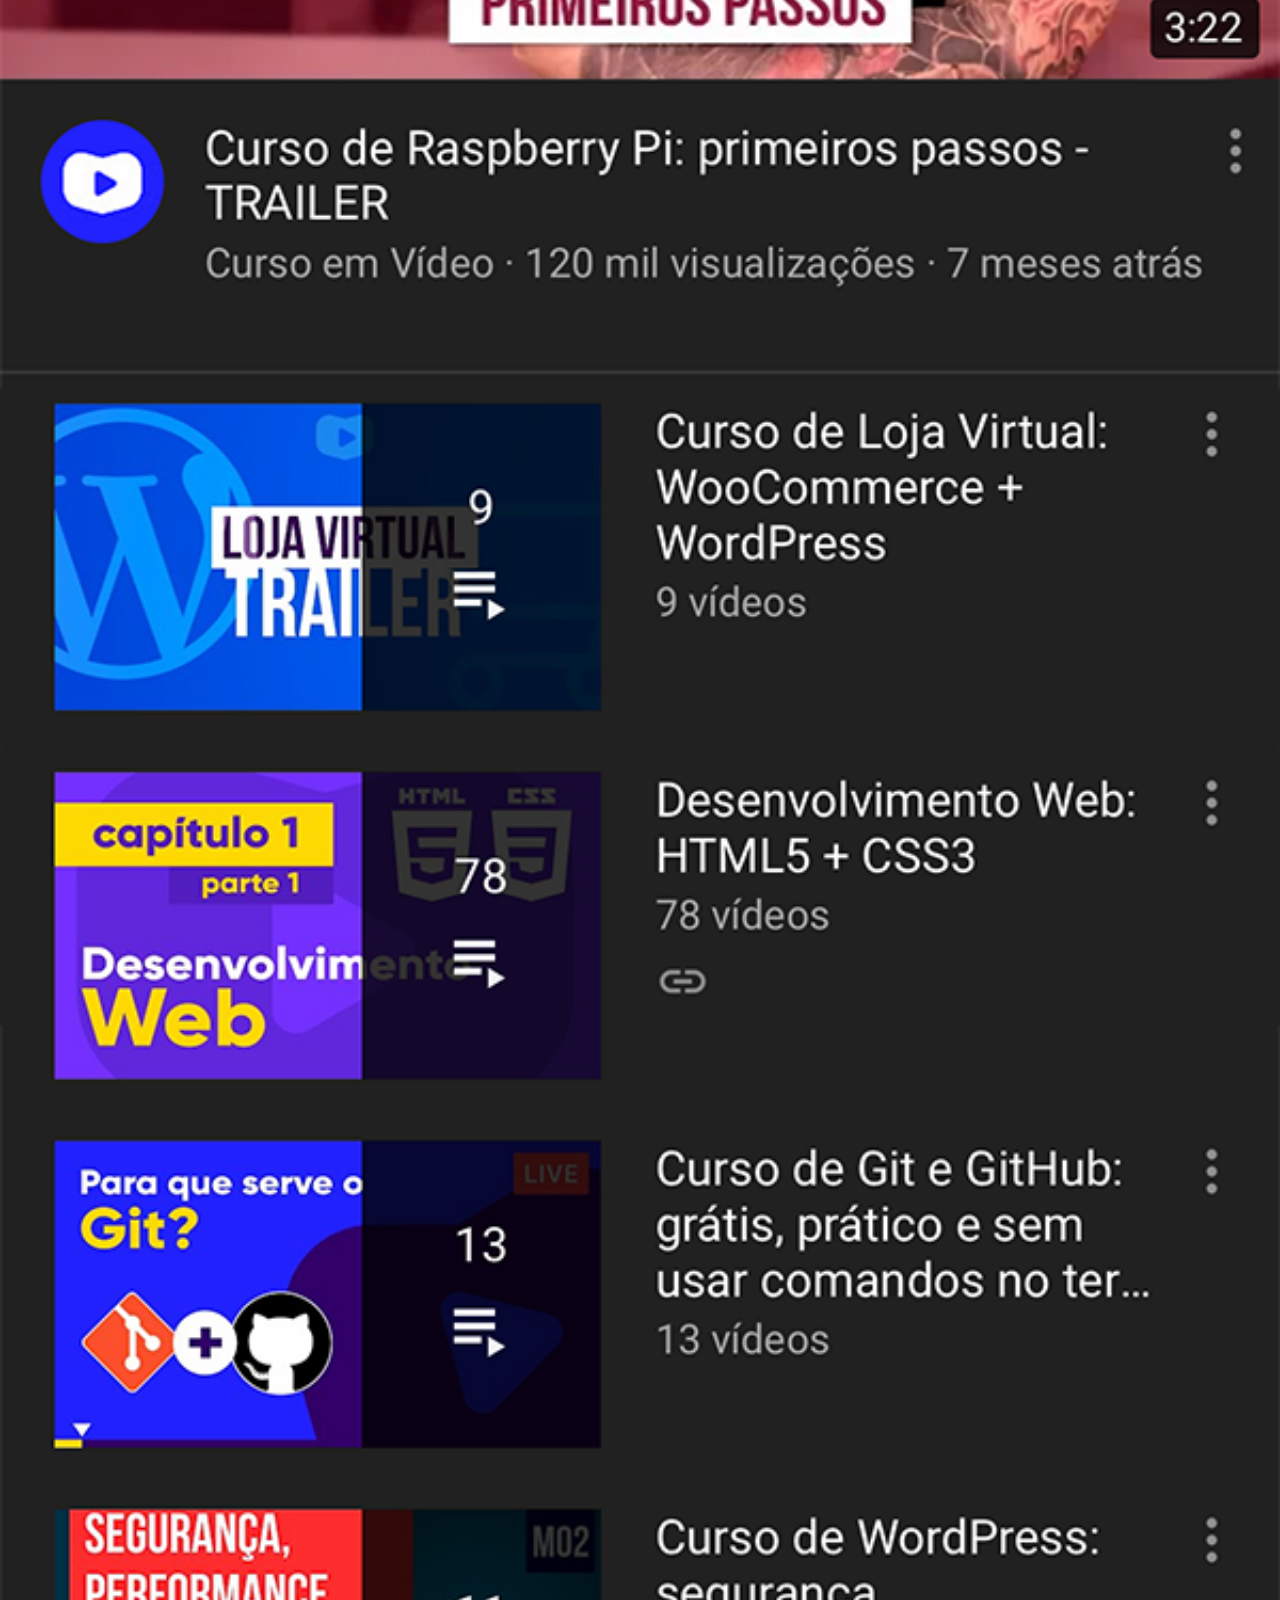
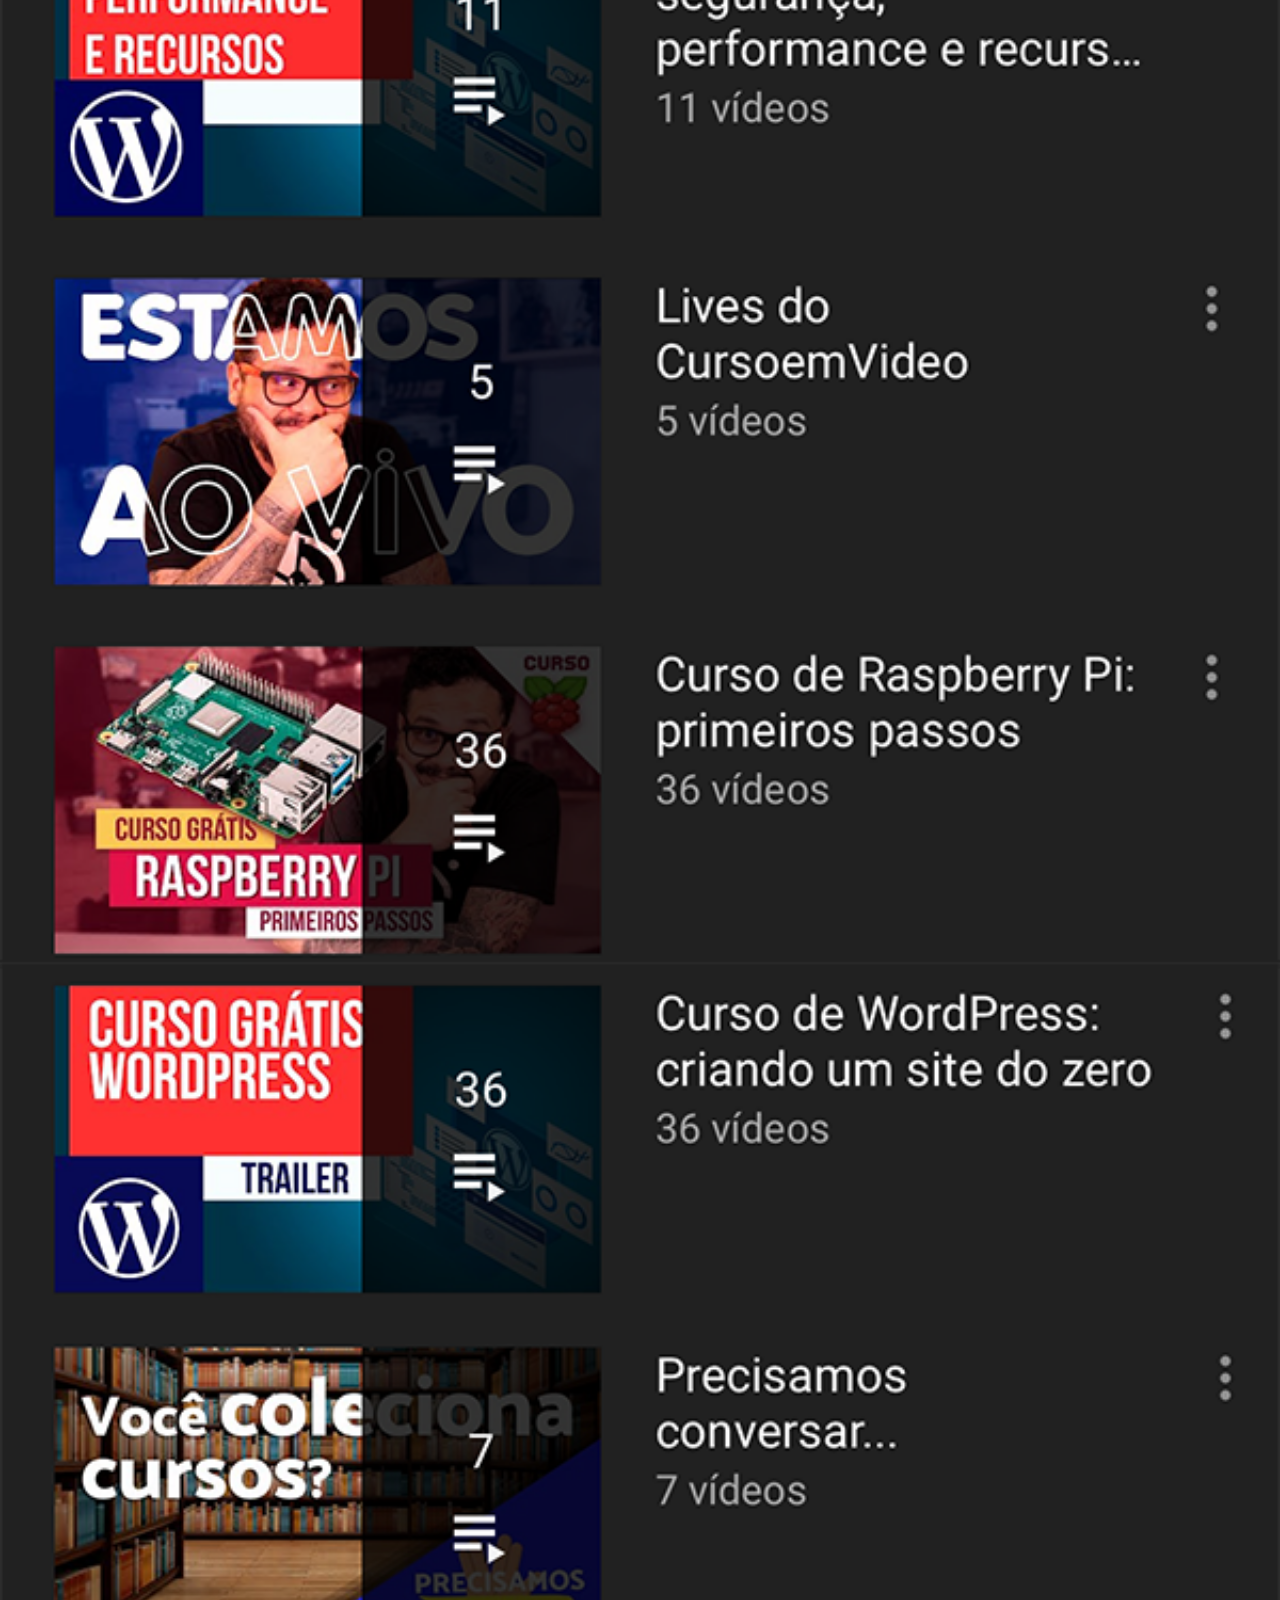
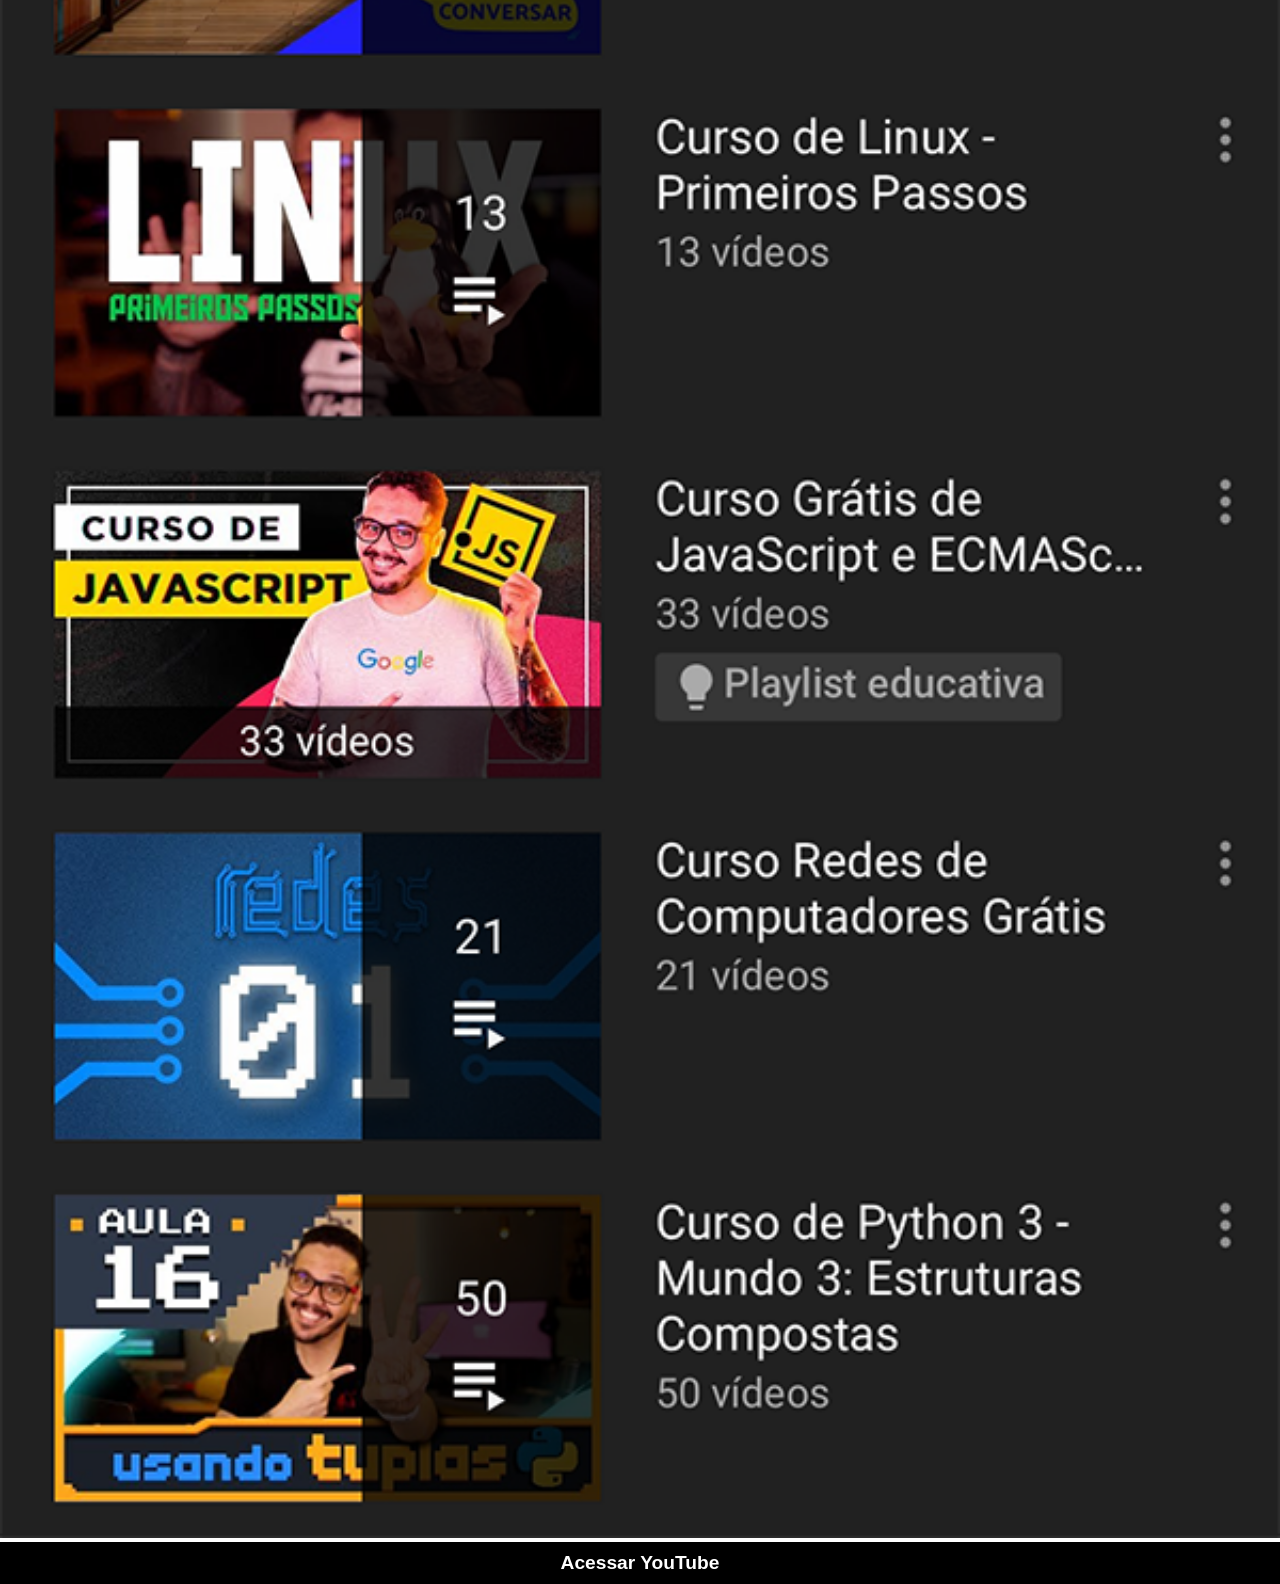
<file: paginas/youtube.html>
<!DOCTYPE html>
<html lang="pt-br">
<head>
    <meta charset="UTF-8">
    <meta name="viewport" content="width=device-width, initial-scale=1.0">
    <title>YouTube</title>
    <link rel="stylesheet" href="../estilo/pagst.css">
</head>
<body>
    <img src="../imagens/tela-youtube.png" alt="youtube">

    <div><a href="https://www.youtube.com/@cursoemvideo/playlists" target="_blank">Acessar YouTube</a></div>
</body>
</html>
</file>
<file: estilo/style.css>
@charset "UTF-8";

* {
    margin: 0px;
    padding: 0px;
    font-family: Arial, Helvetica, sans-serif;
}

html, body{
    height: 100vh;
    width: 100vw;
    background-color: black;
}
body{
    background-image: url('../imagens/fundo-madeira.jpg');
    background-position: center center;
    background-repeat: no-repeat;
    background-size: cover;
    background-attachment: fixed;
}

main{
    height: 100vh;
    position: relative;
}

section#telefone{
    position: absolute;
    top: 50%;
    left: 50%;
    transform: translate(-50%, -50%) ;
    height: 627px;
    width: 311px;
    background-image: url('../imagens/frame-iphone.png');
    background-repeat: no-repeat;

}

iframe#tela{
    position: relative;
    top: 80px;
    left: 22px;
    width: 267px;
    height: 471px;
}

#redes-sociais {
    text-align: right;
}

#redes-sociais img{
    width: 50px;
    height: 50px;
    border-radius: 100%;
    margin: 10px;
    box-shadow: 2px 2px 6px rgba(0, 0, 0, 0.473);
    box-sizing: border-box;
}
a{
    display: block;
}

#redes-sociais img:hover{
    transform: translate(-3px, -3px);
    transition: 0.3s;
    border: 1px solid rgba(255, 255, 255, 0.664);
    box-shadow: 5px 5px 10px rgba(0, 0, 0, 0.527);
}
</file>
<file: estilo/pagst.css>
@charset "UTF-8";

*{
    margin: 0px;
    padding: 0px;
    text-align: center;
}
::-webkit-scrollbar{
    width: 0;
    height: 0;
}
img{
    width: 100%;
    overflow: auto;
}
div{
    background-color: black;
    padding: 10px;
}

a{
    font-family: Arial, Helvetica, sans-serif;
    font-size: 1.2em;
    font-weight: bold;
    text-decoration: none;
    color: white;
    display: block;

}

a:hover{
text-decoration: underline;
color: lightblue;
}
</file>
